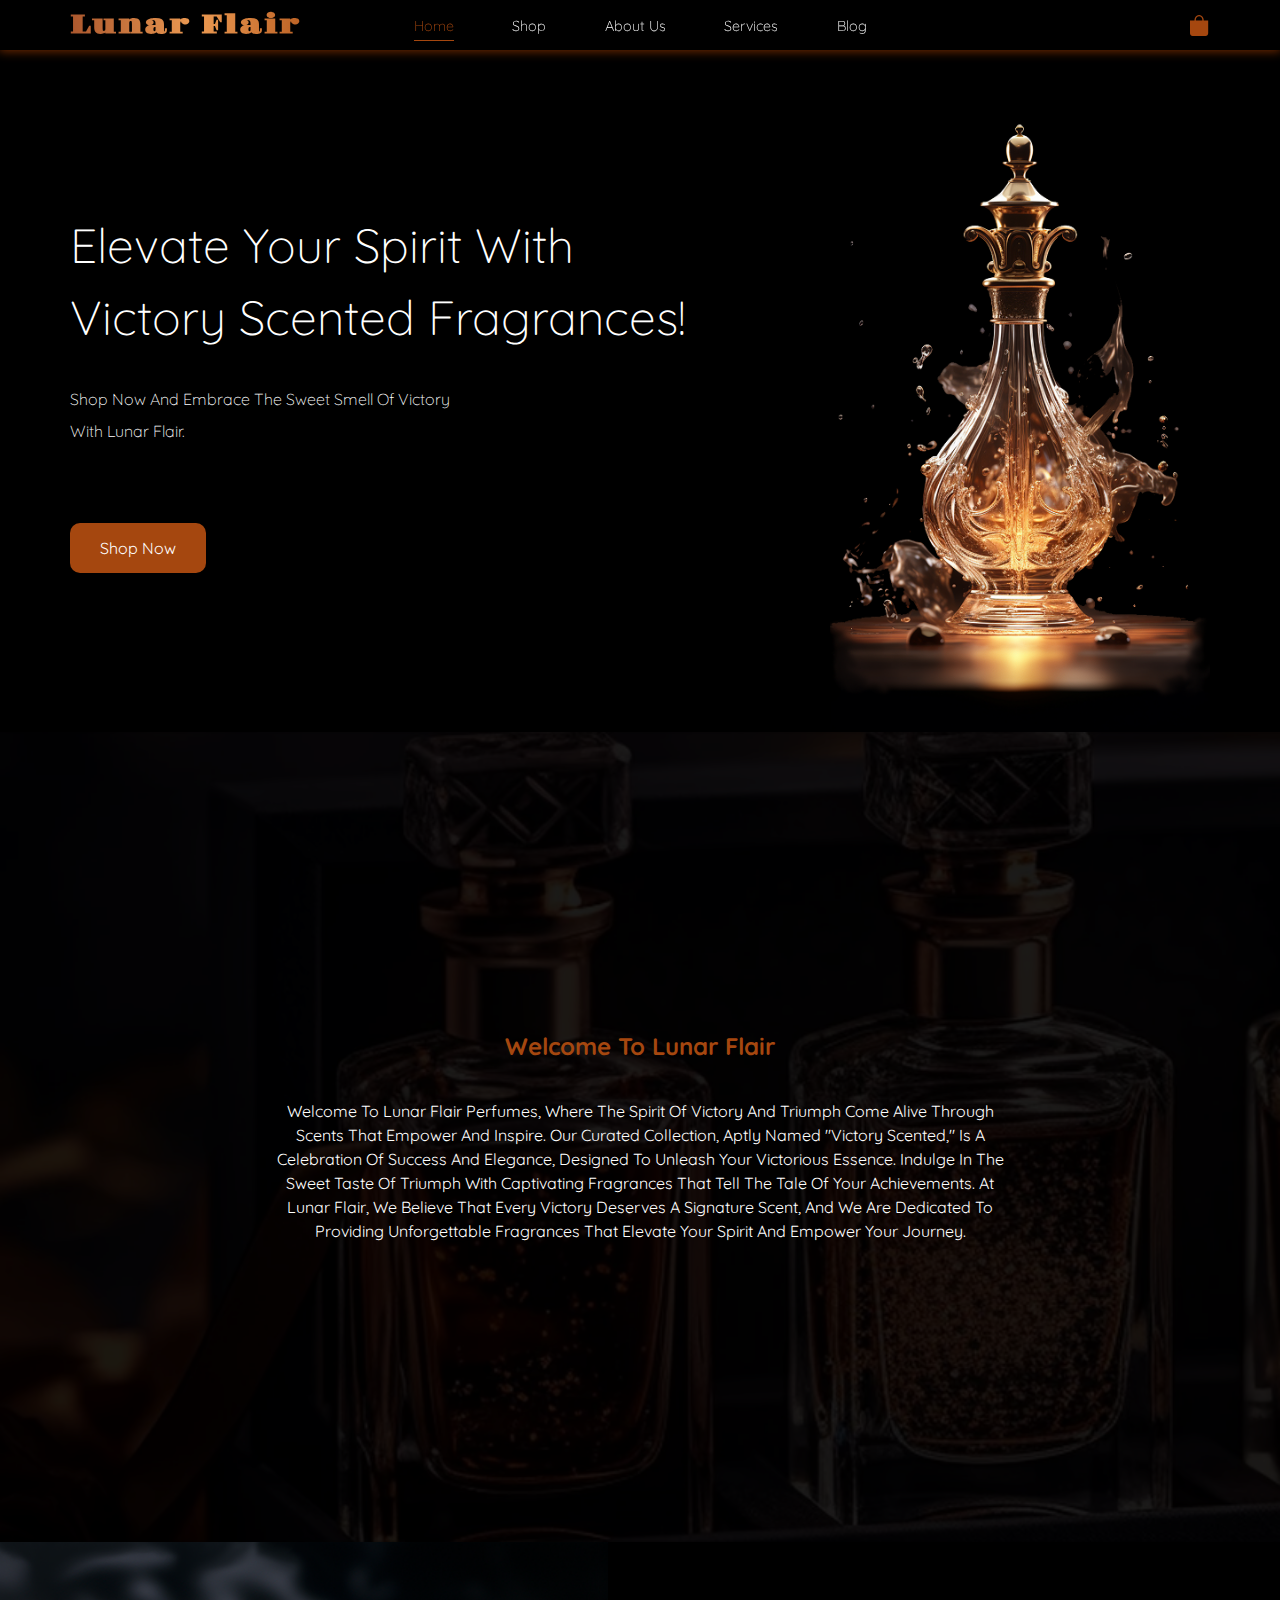
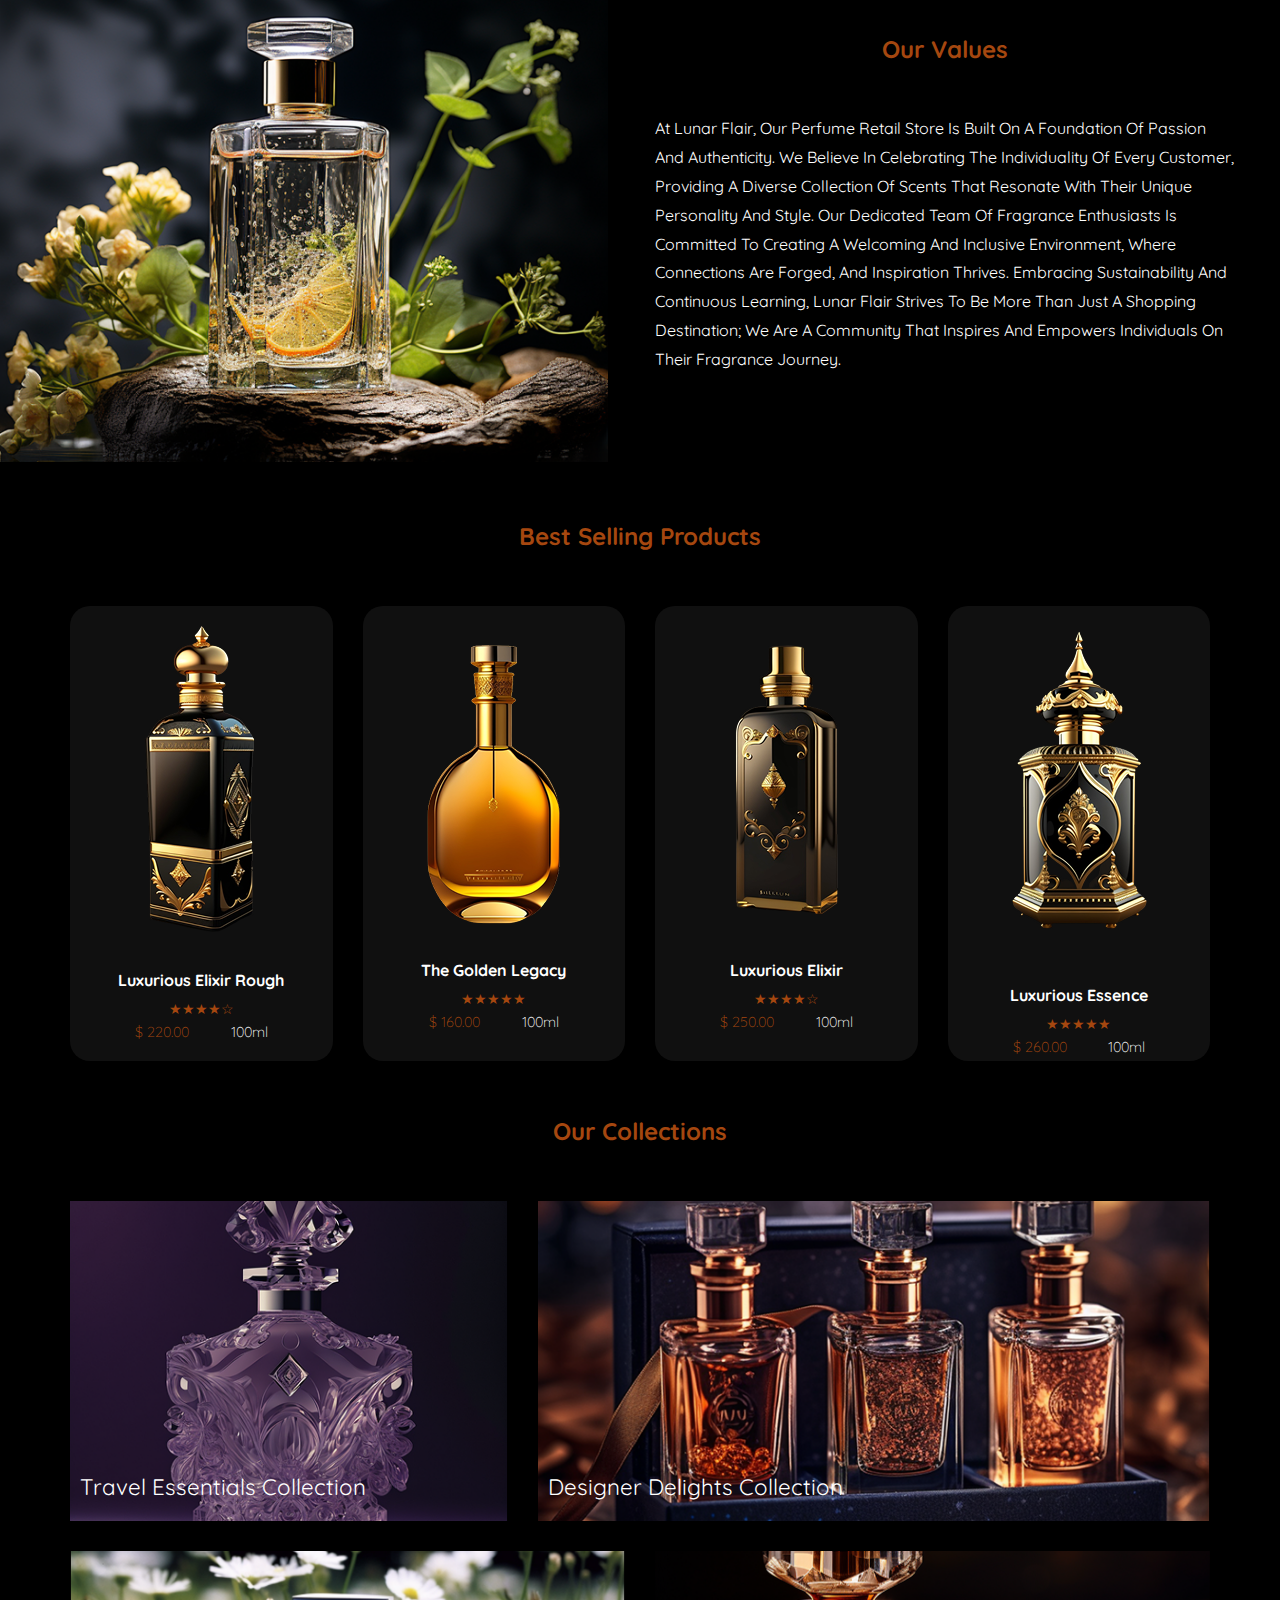
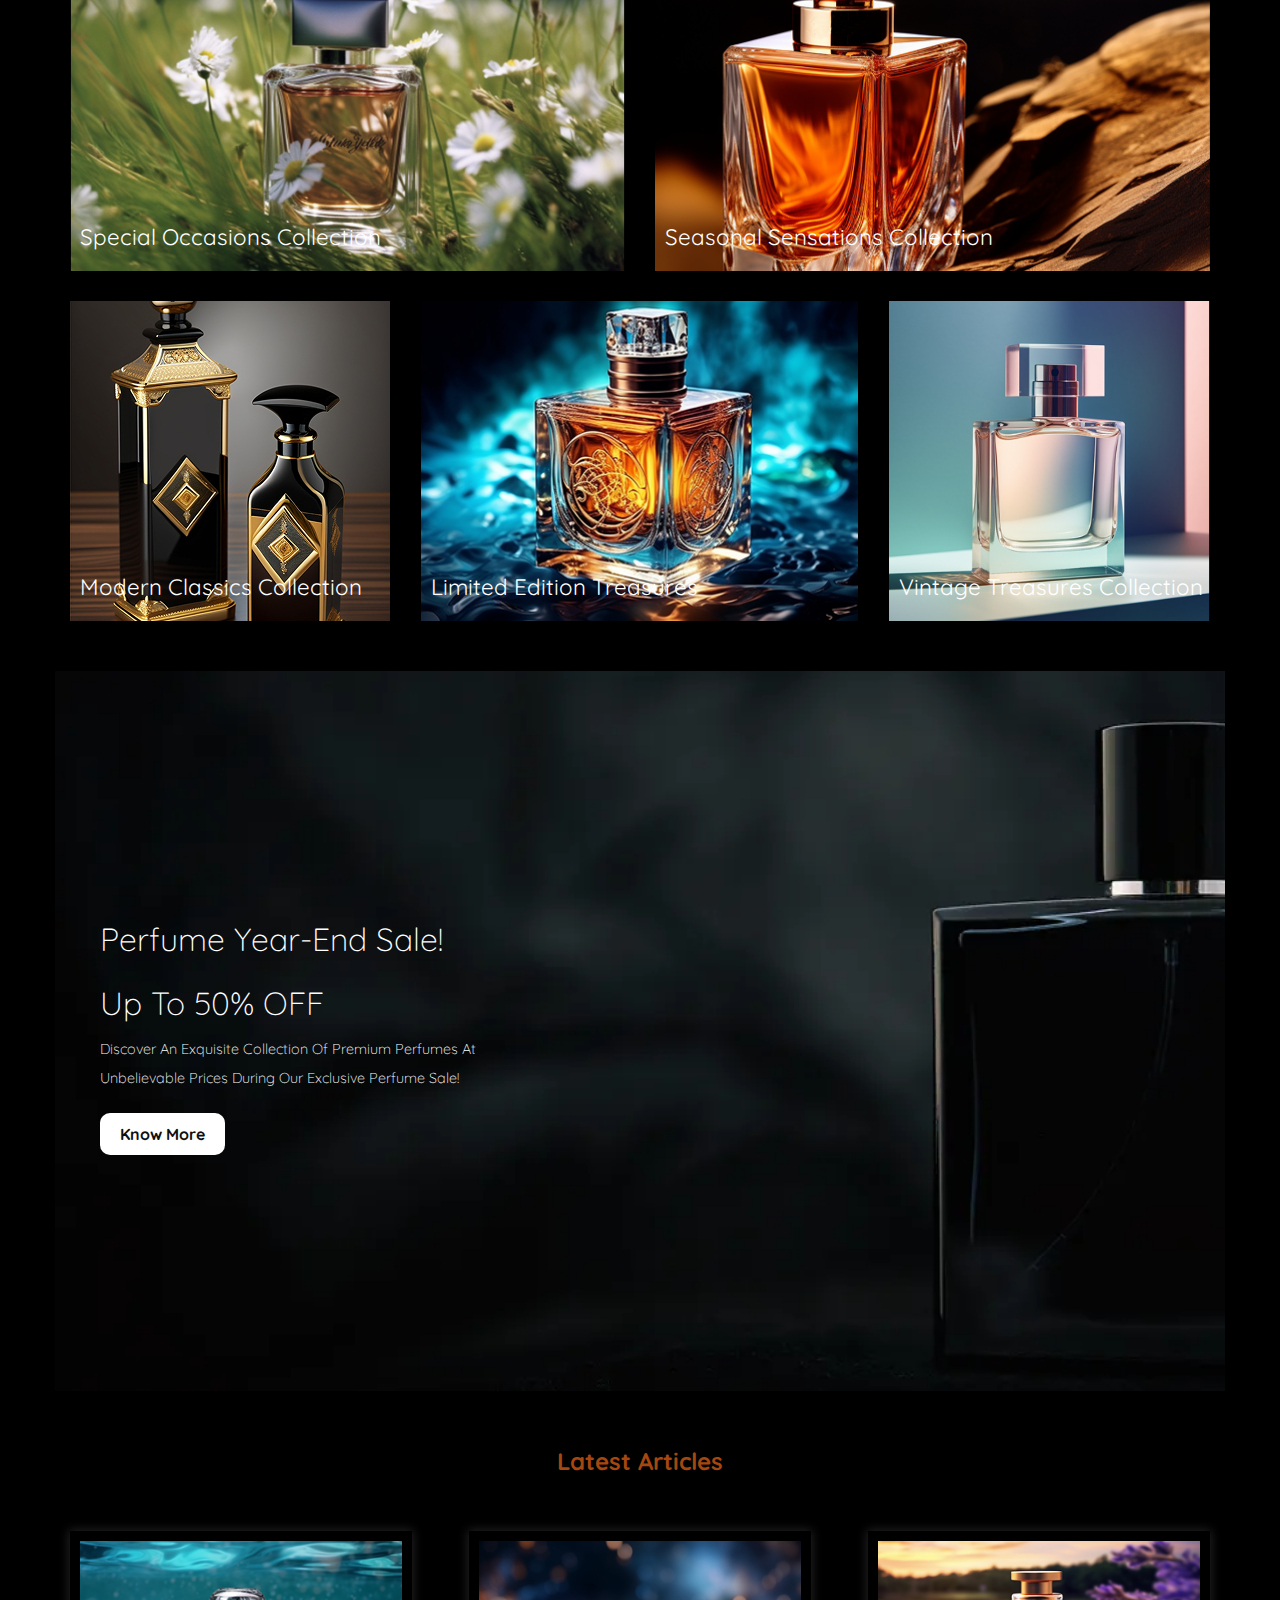
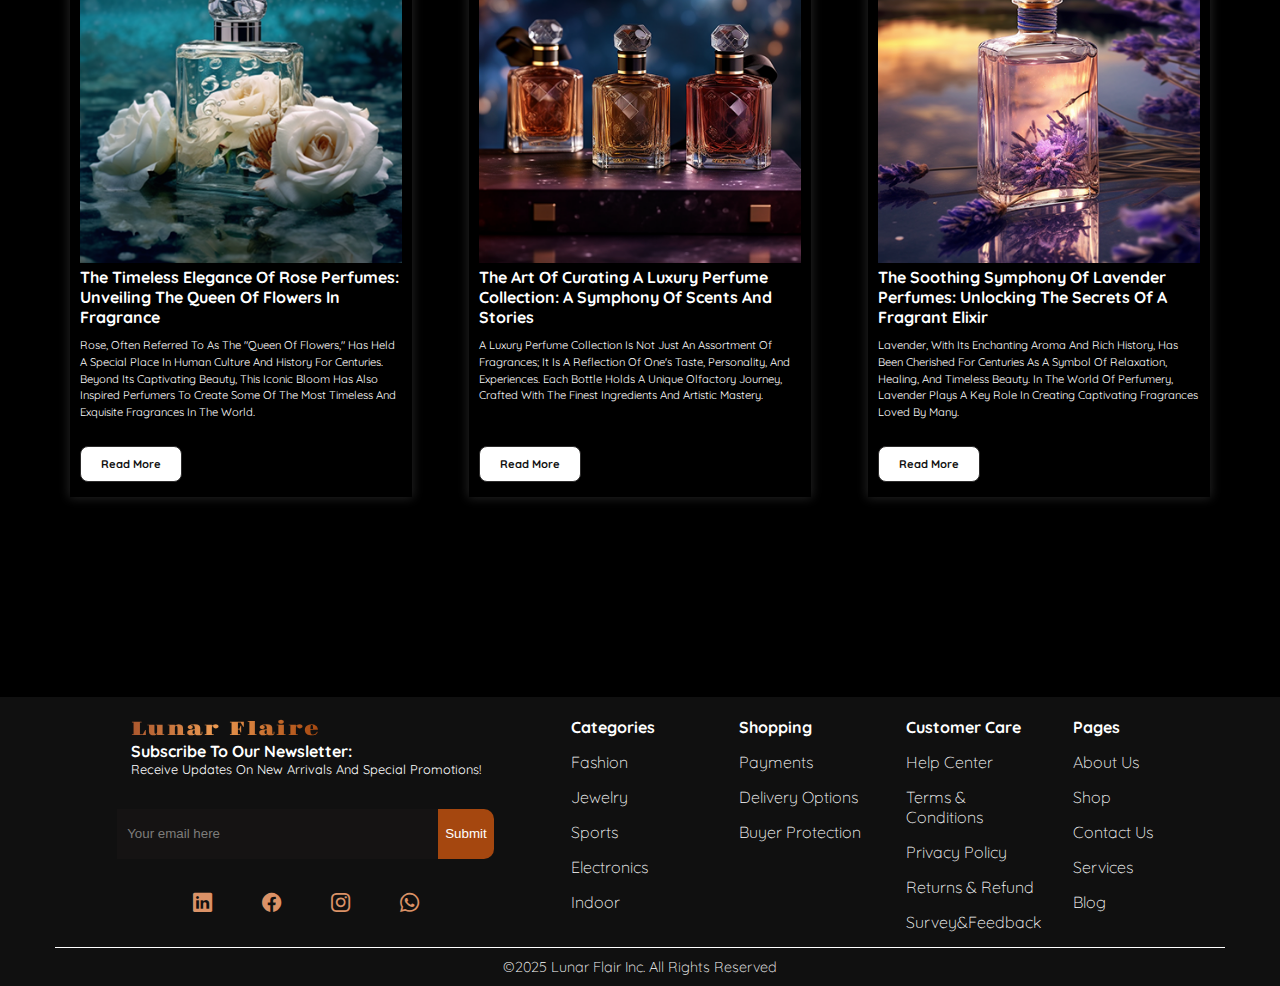
<file: index.html>
<!DOCTYPE html>
<html lang="en">

<head>
  <meta charset="UTF-8" />
  <meta name="viewport" content="width=device-width, initial-scale=1.0" />
  <title>Lunar Flair</title>
  <link rel="stylesheet" href="css/style-hom.css" />
  <link rel="preconnect" href="https://fonts.googleapis.com" />
  <link rel="preconnect" href="https://fonts.gstatic.com" crossorigin />
  <link
    href="https://fonts.googleapis.com/css2?family=Gravitas+One&family=Libertinus+Serif:ital,wght@0,400;0,600;0,700;1,400;1,600;1,700&family=Quicksand:wght@300..700&family=Tenor+Sans&display=swap"
    rel="stylesheet" />
  <link rel="stylesheet" href="https://cdn.jsdelivr.net/npm/bootstrap-icons@1.13.1/font/bootstrap-icons.min.css" />
</head>

<body>
  <nav>
    <div class="cn">
      <h1>Lunar Flair</h1>
      <ul>
        <li><a href="index.html" id="home">Home </a></li>
        <li><a href="shop.html">Shop</a></li>
        <li><a href="About .html">About us </a></li>
        <li><a href="Services.html">Services</a></li>
        <li><a href="blog.html">Blog</a></li>
      </ul>
      <a href="#"><i class="bi bi-bag-fill"></i></a>

    </div>
  </nav>
  <header>
    <div class="cn">
      <div class="text">
        <h2>
          Elevate Your Spirit with <br />
          Victory Scented Fragrances!
        </h2>
        <p>
          Shop now and embrace the sweet smell of victory <br />
          with Lunar Flair.
        </p>
        <a href="#">Shop Now</a>
      </div>
      <figure>
        <img src="imgs/h1.png" alt="" />
      </figure>
    </div>
  </header>
  <section class="section1">
    <div class="cv">
      <div class="cn">
        <div class="text">
          <h2>Welcome to Lunar Flair</h2>
          <p>
            Welcome to Lunar Flair Perfumes, where the spirit of victory and
            triumph come alive through scents that empower and inspire. Our
            curated collection, aptly named "Victory Scented," is a
            celebration of success and elegance, designed to unleash your
            victorious essence. Indulge in the sweet taste of triumph with
            captivating fragrances that tell the tale of your achievements. At
            Lunar Flair, we believe that every victory deserves a signature
            scent, and we are dedicated to providing unforgettable fragrances
            that elevate your spirit and empower your journey.
          </p>
        </div>
      </div>
    </div>
  </section>
  <section class="section2">
    <figure>
      <img src="imgs/a2.png" alt="" />
    </figure>

    <div class="text">
      <h2>Our Values</h2>
      <p>
        At Lunar Flair, our perfume retail store is built on a foundation of
        passion and authenticity. We believe in celebrating the individuality
        of every customer, providing a diverse collection of scents that
        resonate with their unique personality and style. Our dedicated team
        of fragrance enthusiasts is committed to creating a welcoming and
        inclusive environment, where connections are forged, and inspiration
        thrives. Embracing sustainability and continuous learning, Lunar Flair
        strives to be more than just a shopping destination; we are a
        community that inspires and empowers individuals on their fragrance
        journey.
      </p>
    </div>
  </section>
  <section class="section3">
    <h2>Best selling products</h2>
    <div class="cn">
      <div class="crt">
        <a href="">
          <figure>
            <img src="imgs/b4.png" alt="" />

          </figure>
          <h3>Luxurious Elixir Rough</h3>
          <p>★★★★☆</p>
          <p>$ 220.00 <span>100ml</span></p>
        </a>
      </div>
      <div class="crt">
        <a href="">
          <figure>

            <img src="imgs/b3.png" alt="" />
          </figure>
          <h3>The Golden Legacy</h3>
          <p>★★★★★</p>
          <p>$ 160.00 <span>100ml</span></p>
        </a>
      </div>
      <div class="crt">
        <a href="">
          <figure>

            <img src="imgs/b2.png" alt="" />
          </figure>
          <h3>Luxurious Elixir</h3>
          <p>★★★★☆</p>
          <p>$ 250.00 <span>100ml</span></p>
        </a>
      </div>
      <div class="crt">
        <a href="">
          <figure>

            <img src="imgs/b1.png" alt="" />
          </figure>
          <h3>Luxurious Essence</h3>
          <p>★★★★★</p>
          <p>$ 260.00 <span>100ml</span></p>
        </a>
      </div>
    </div>
  </section>
  <section class="section4">
    <h2>Our Collections</h2>
    <div class="cn">
      <figure>
        <img src="imgs/c1.png" alt="" />
        <figcaption>Designer Delights Collection</figcaption>
      </figure>
      <figure>
        <img src="imgs/c2.png" alt="" />
        <figcaption>Travel Essentials Collection</figcaption>
      </figure>
      <figure >
        <img src="imgs/c3.png" alt="" />
        <figcaption>Special Occasions Collection</figcaption>
      </figure>
      <figure>
        <img src="imgs/c4.png" alt="" />
        <figcaption>Seasonal Sensations Collection</figcaption>
      </figure>
      <figure>
        <img src="imgs/c5.png" alt="" />
        <figcaption>Vintage Treasures Collection</figcaption>
      </figure>
      <figure >
        <img src="imgs/c6.png" alt="" />
        <figcaption>Limited Edition Treasures</figcaption>
      </figure>
      <figure>
        <img src="imgs/c7.png" alt="" />
        <figcaption>Modern Classics Collection</figcaption>
      </figure>
    </div>
  </section>
  <section class="section5">
    <div class="cn">
      <!-- <img src="imgs/h2.png" alt="" /> -->
      <div class="text">
        <h2>
          Perfume Year-End Sale! <br />
          Up to 50% OFF
        </h2>
        <p>
          Discover an exquisite collection of premium perfumes at <br />
          unbelievable prices during our exclusive Perfume Sale!
        </p>
        <a href="#">Know More</a>
      </div>
    </div>
  </section>
  <section class="section6">
    <h2>Latest Articles</h2>
    <div class="cn">
      <div class="crt">
        <figure>
          <img src="imgs/d1.png" alt="" />
        </figure>
        <div class="text">
          <h3>
            The Timeless Elegance of Rose Perfumes: Unveiling the Queen of
            Flowers in Fragrance
          </h3>
          <p>
            Rose, often referred to as the "Queen of Flowers," has held a
            special place in human culture and history for centuries. Beyond its
            captivating beauty, this iconic bloom has also inspired perfumers to
            create some of the most timeless and exquisite fragrances in the
            world.
          </p>
        <a href="#">Read More</a>
        </div>
      </div>
      <div class="crt">
        <figure>
          <img src="imgs/d2.png" alt="" />
        </figure>
        <div class="text">
          <h3>
            The Art of Curating a Luxury Perfume Collection: A Symphony of
            Scents and Stories
          </h3>
          <p>
            A luxury perfume collection is not just an assortment of fragrances;
            it is a reflection of one's taste, personality, and experiences.
            Each bottle holds a unique olfactory journey, crafted with the
            finest ingredients and artistic mastery.
          </p>
          <a href="#">Read More</a>
        </div>
      </div>
      <div class="crt">
        <figure>
          <img src="imgs/d3.png" alt="" />
        </figure>
        <div class="text">
          <h3>
            The Soothing Symphony of Lavender Perfumes: Unlocking the Secrets of
            a Fragrant Elixir
          </h3>
          <p>
            Lavender, with its enchanting aroma and rich history, has been
            cherished for centuries as a symbol of relaxation, healing, and
            timeless beauty. In the world of perfumery, lavender plays a key
            role in creating captivating fragrances loved by many.
          </p>
          <a href="#">Read More</a>
        </div>
      </div>
    </div>
  </section>
  <footer>
    <div class="cn">
      <div class="type">
        <div class="text">
          <h2>Lunar Flaire</h2>
          <h2>Subscribe to Our Newsletter:</h2>
          <p>Receive Updates on New Arrivals and Special Promotions!</p>
        </div>
        <form action="" method="post">
          <input type="email" placeholder="Your email here">
          <button type="submit">Submit</button>
        </form>
        <div class="link">
          <a href="#"><i class="bi bi-linkedin"></i></a>
          <a href="#"><i class="bi bi-facebook"></i></a>
          <a href="#"><i class="bi bi-instagram"></i></a>
          <a href="#"><i class="bi bi-whatsapp"></i></a>
        </div>
      </div>
      
        <ul>
          <li><a href="#">Categories</a></li>
          <li><a href="#">Fashion</a></li>
          <li><a href="#">Jewelry</a></li>
          <li><a href="#">Sports</a></li>
          <li><a href="#">Electronics</a></li>
          <li><a href="#">Indoor</a></li>
        </ul>
      
      
        <ul>
          <li><a href="#">Shopping</a></li>
          <li><a href="#">Payments</a></li>
          <li><a href="#">Delivery options</a></li>
          <li><a href="#">Buyer protection</a></li>
        </ul>
      
        <ul>
          <li><a href="#">Customer care</a></li>
          <li><a href="#">Help center</a></li>
          <li><a href="#">Terms & Conditions</a></li>
          <li><a href="#">Privacy policy</a></li>
          <li><a href="#">Returns & refund</a></li>
          <li><a href="#">Survey&feedback</a></li>
        </ul>
      
        <ul>
          <li><a href="#">Pages</a></li>
          <li><a href="#">About Us</a></li>
          <li><a href="#">Shop</a></li>
          <li><a href="#">Contact Us</a></li>
          <li><a href="#">Services</a></li>
          <li><a href="#">Blog</a></li>
        </ul>
      
    </div>
    <div class="hr">
      <h2> &copy;2025 Lunar Flair Inc. All rights reserved</h2>
    </div>
  </footer>
</body>

</html>
</file>
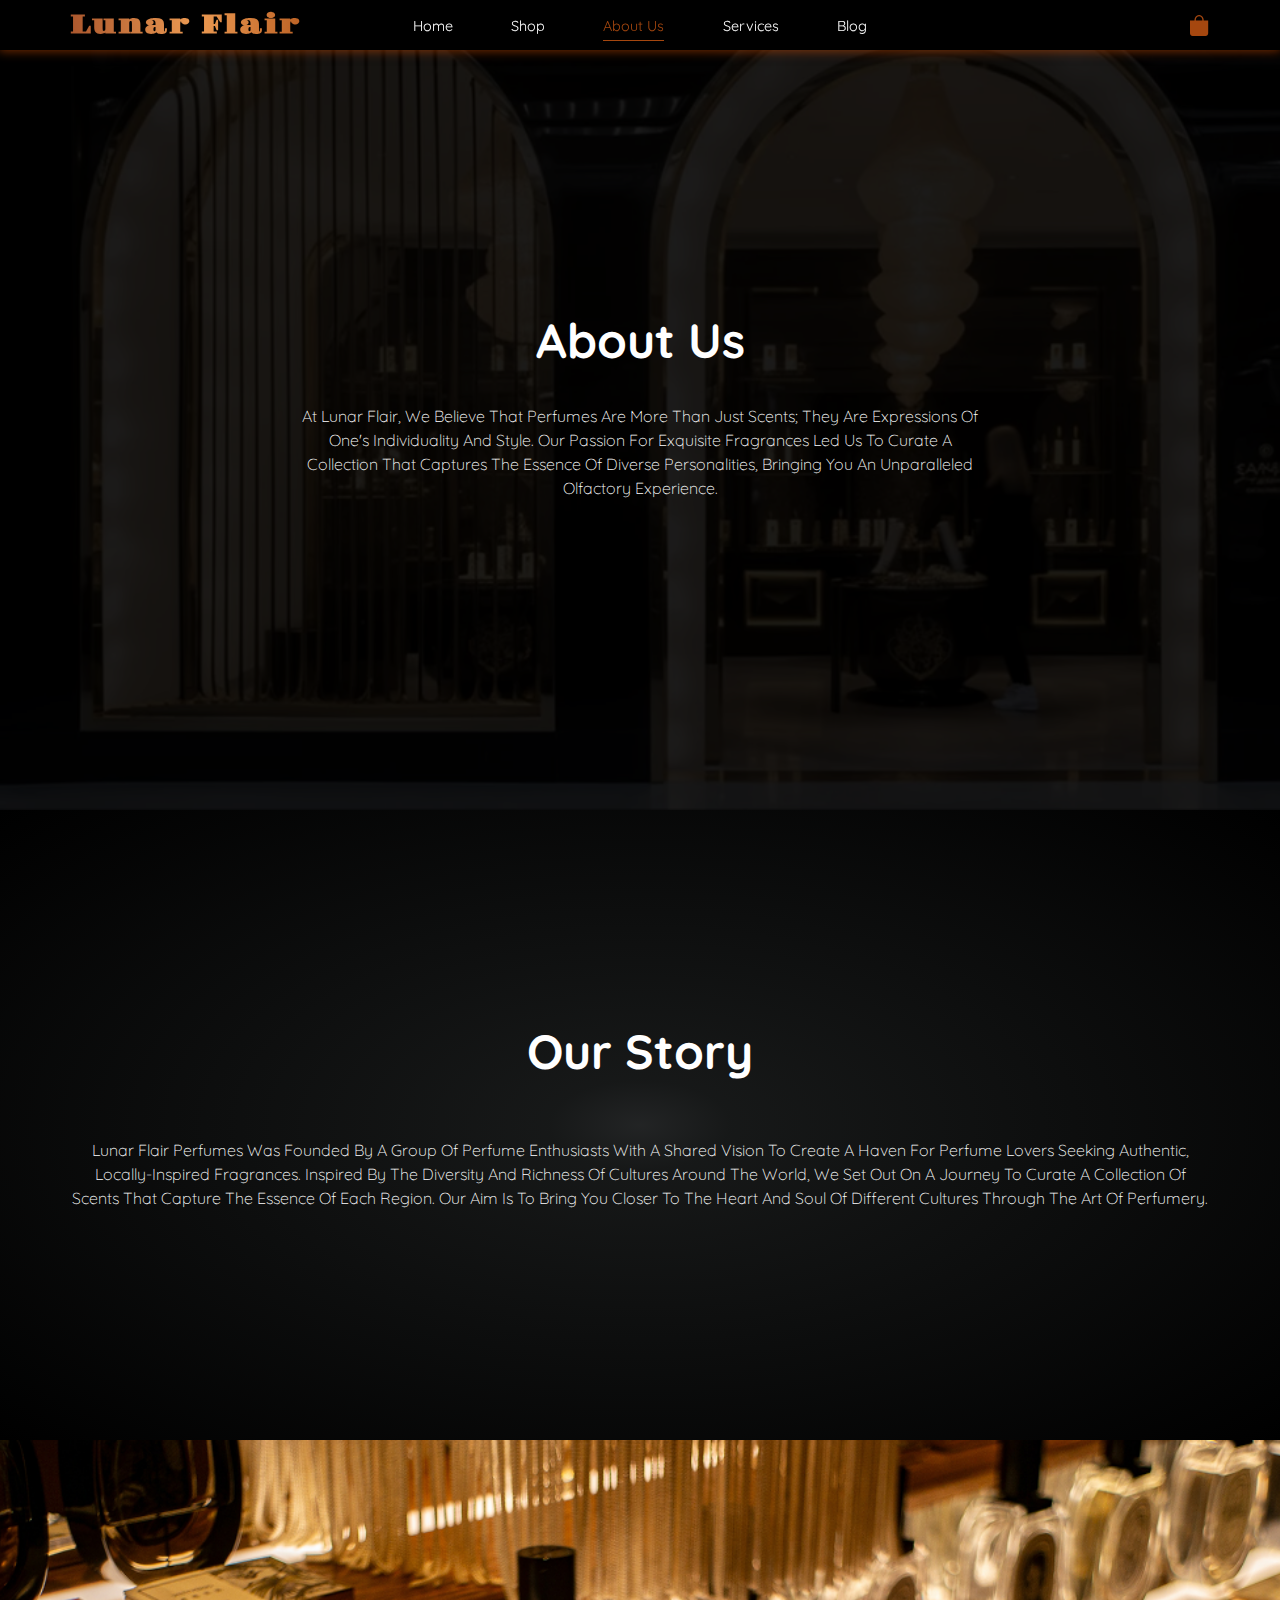
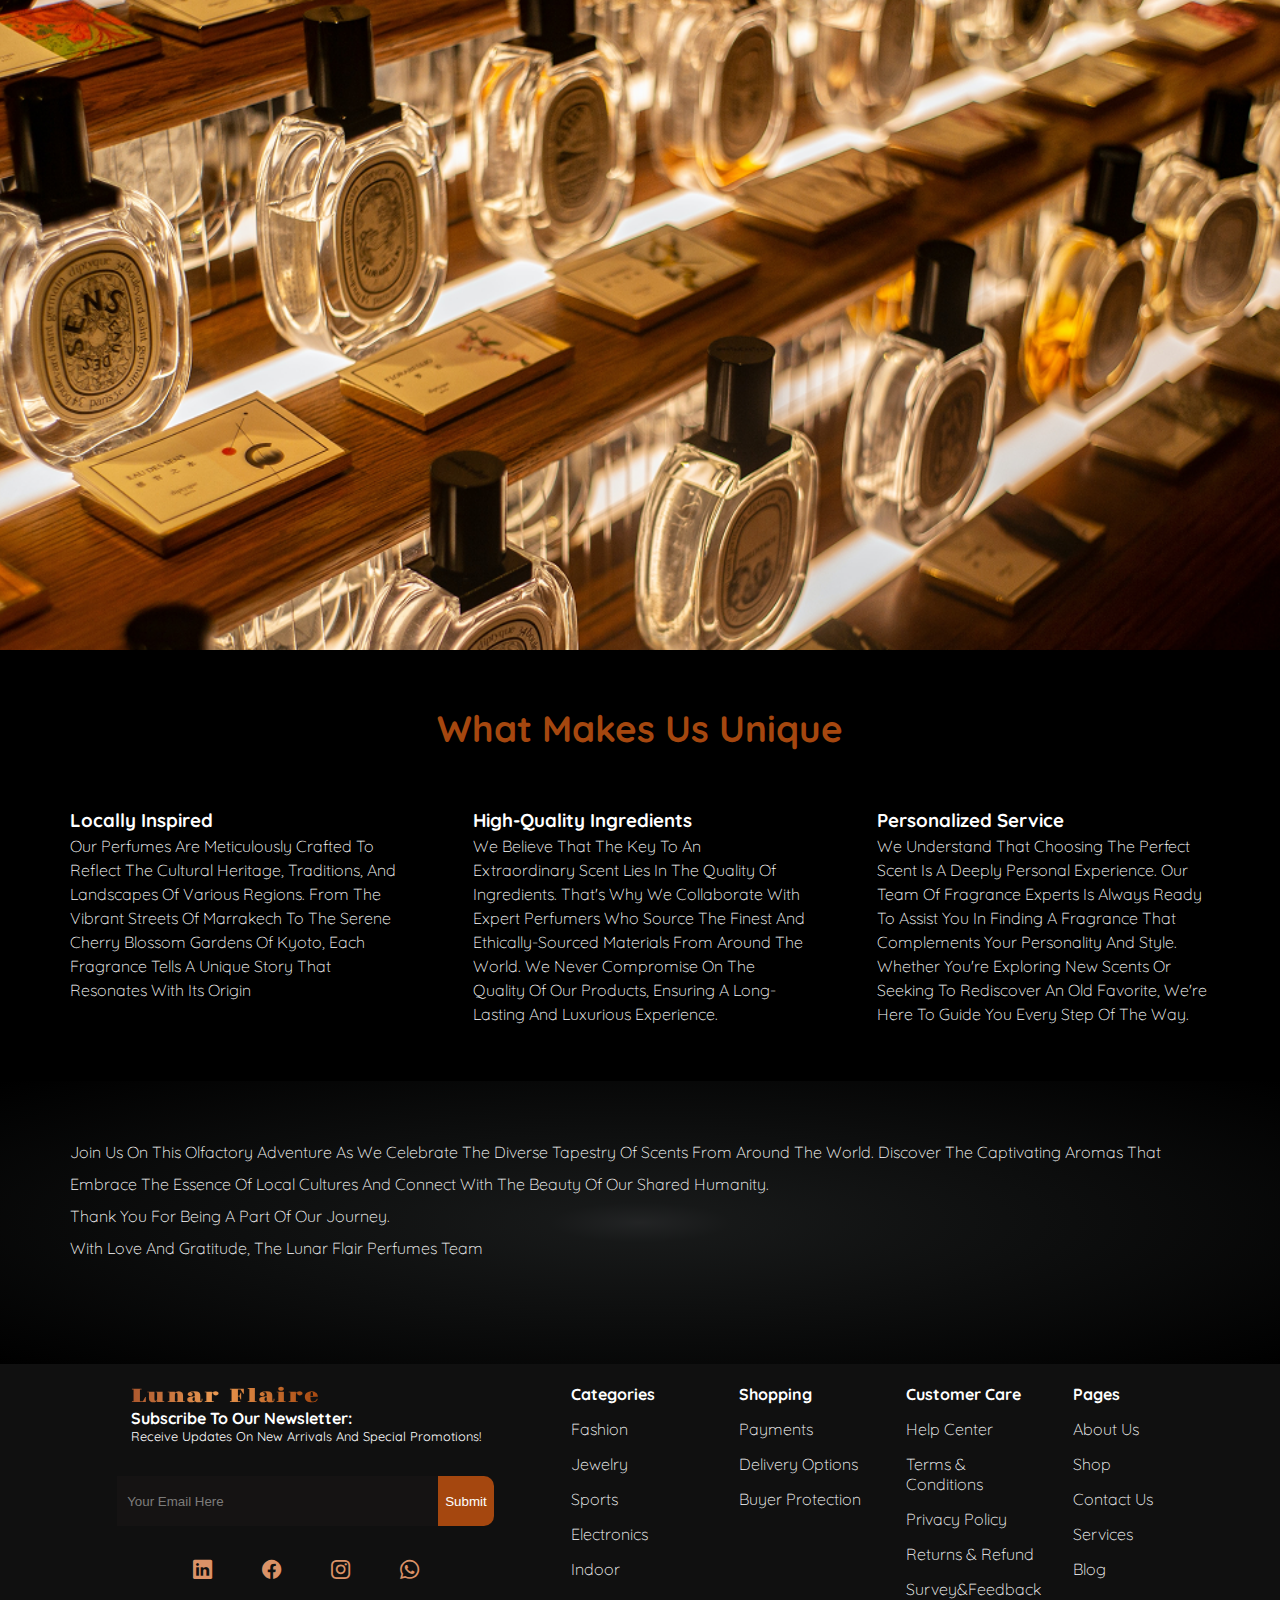
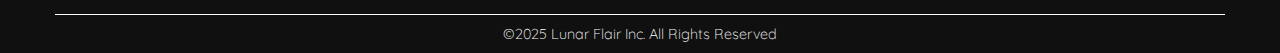
<file: About .html>
<!DOCTYPE html>
<html lang="en">

<head>
  <meta charset="UTF-8" />
  <meta name="viewport" content="width=device-width, initial-scale=1.0" />
  <title>Lunar Flair</title>
  <link rel="stylesheet" href="css/style-About.css" />
  <link rel="preconnect" href="https://fonts.googleapis.com" />
  <link rel="preconnect" href="https://fonts.gstatic.com" crossorigin />
  <link
    href="https://fonts.googleapis.com/css2?family=Gravitas+One&family=Libertinus+Serif:ital,wght@0,400;0,600;0,700;1,400;1,600;1,700&family=Quicksand:wght@300..700&family=Tenor+Sans&display=swap"
    rel="stylesheet" />
  <link rel="stylesheet" href="https://cdn.jsdelivr.net/npm/bootstrap-icons@1.13.1/font/bootstrap-icons.min.css" />
</head>

<body>
  <nav>
    <div class="cn">
      <h1>Lunar Flair</h1>
      <ul>
        <li><a href="/imdex.html" id="home">Home </a></li>
        <li><a href="/shop.html" id="shop">Shop</a></li>
        <li><a href="/About .html" id="About">About us </a></li>
        <li><a href="/Services.html">Services</a></li>
        <li><a href="/blog.html">Blog</a></li>
      </ul>
      <a href="#"><i class="bi bi-bag-fill"></i></a>

    </div>
  </nav>
  <section class="section1">
    <div class="cv">
      <div class="cn">
        <div class="text">
          <h2>About Us</h2>
          <p>
            At Lunar Flair, we believe that perfumes are more than just scents;
            they are expressions of one's individuality and style. Our passion
            for exquisite fragrances led us to curate a collection that
            captures the essence of diverse personalities, bringing you an
            unparalleled olfactory experience.
          </p>
        </div>
      </div>
    </div>
  </section>
  <section class="section2">
    <div class="cn">
      <div class="text">
        <h2>Our Story</h2>
        <p>
          Lunar Flair Perfumes was founded by a group of perfume enthusiasts
          with a shared vision to create a haven for perfume lovers seeking
          authentic, locally-inspired fragrances. Inspired by the diversity
          and richness of cultures around the world, we set out on a journey
          to curate a collection of scents that capture the essence of each
          region. Our aim is to bring you closer to the heart and soul of
          different cultures through the art of perfumery.
        </p>
      </div>
    </div>
    </div>
  </section>
  <section class="section3">
    <img src="imgs/ap2.png" alt="" />
  </section>
  <section class="section4">
    <h2>What Makes Us Unique</h2>
    <div class="cn">
      <div>
        <h3>Locally Inspired</h3>
        <p>
          Our perfumes are meticulously crafted to reflect the cultural
          heritage, traditions, and landscapes of various regions. From the
          vibrant streets of Marrakech to the serene cherry blossom gardens of
          Kyoto, each fragrance tells a unique story that resonates with its
          origin
        </p>
      </div>
      <div>
        <h3>High-Quality Ingredients</h3>
        <p>
          We believe that the key to an extraordinary scent lies in the
          quality of ingredients. That's why we collaborate with expert
          perfumers who source the finest and ethically-sourced materials from
          around the world. We never compromise on the quality of our
          products, ensuring a long-lasting and luxurious experience.
        </p>
      </div>
      <div>
        <h3>Personalized Service</h3>
        <p>
          We understand that choosing the perfect scent is a deeply personal
          experience. Our team of fragrance experts is always ready to assist
          you in finding a fragrance that complements your personality and
          style. Whether you're exploring new scents or seeking to rediscover
          an old favorite, we're here to guide you every step of the way.
        </p>
      </div>

  </section>
  <section class="section5">

    <div class="cn">
      <p>
        Join us on this olfactory adventure as we celebrate the diverse
        tapestry of scents from around the world. Discover the captivating
        aromas that embrace the essence of local cultures and connect with the
        beauty of our shared humanity.
      </p>
      <p>Thank you for being a part of our journey.</p>
      <p>With love and gratitude, The Lunar Flair Perfumes Team</p>
    </div>
  </section>
  <footer>
    <div class="cn">
      <div class="type">
        <div class="text">
          <h2>Lunar Flaire</h2>
          <h2>Subscribe to Our Newsletter:</h2>
          <p>Receive Updates on New Arrivals and Special Promotions!</p>
        </div>
        <form action="" method="post">
          <input type="email" placeholder="Your email here">
          <button type="submit">Submit</button>
        </form>
        <div class="link">
          <a href="#"><i class="bi bi-linkedin"></i></a>
          <a href="#"><i class="bi bi-facebook"></i></a>
          <a href="#"><i class="bi bi-instagram"></i></a>
          <a href="#"><i class="bi bi-whatsapp"></i></a>
        </div>
      </div>
      <ul>
        <li><a href="#">Categories</a></li>
        <li><a href="#">Fashion</a></li>
        <li><a href="#">Jewelry</a></li>
        <li><a href="#">Sports</a></li>
        <li><a href="#">Electronics</a></li>
        <li><a href="#">Indoor</a></li>
      </ul>
      <ul>
        <li><a href="#">Shopping</a></li>
        <li><a href="#">Payments</a></li>
        <li><a href="#">Delivery options</a></li>
        <li><a href="#">Buyer protection</a></li>
      </ul>
      <ul>
        <li><a href="#">Customer care</a></li>
        <li><a href="#">Help center</a></li>
        <li><a href="#">Terms & Conditions</a></li>
        <li><a href="#">Privacy policy</a></li>
        <li><a href="#">Returns & refund</a></li>
        <li><a href="#">Survey&feedback</a></li>
      </ul>
      <ul>
        <li><a href="#">Pages</a></li>
        <li><a href="#">About Us</a></li>
        <li><a href="#">Shop</a></li>
        <li><a href="#">Contact Us</a></li>
        <li><a href="#">Services</a></li>
        <li><a href="#">Blog</a></li>
      </ul>
    </div>
    <div class="hr">
      <h2> &copy;2025 Lunar Flair Inc. All rights reserved</h2>
    </div>
  </footer>
</body>

</html>
</file>
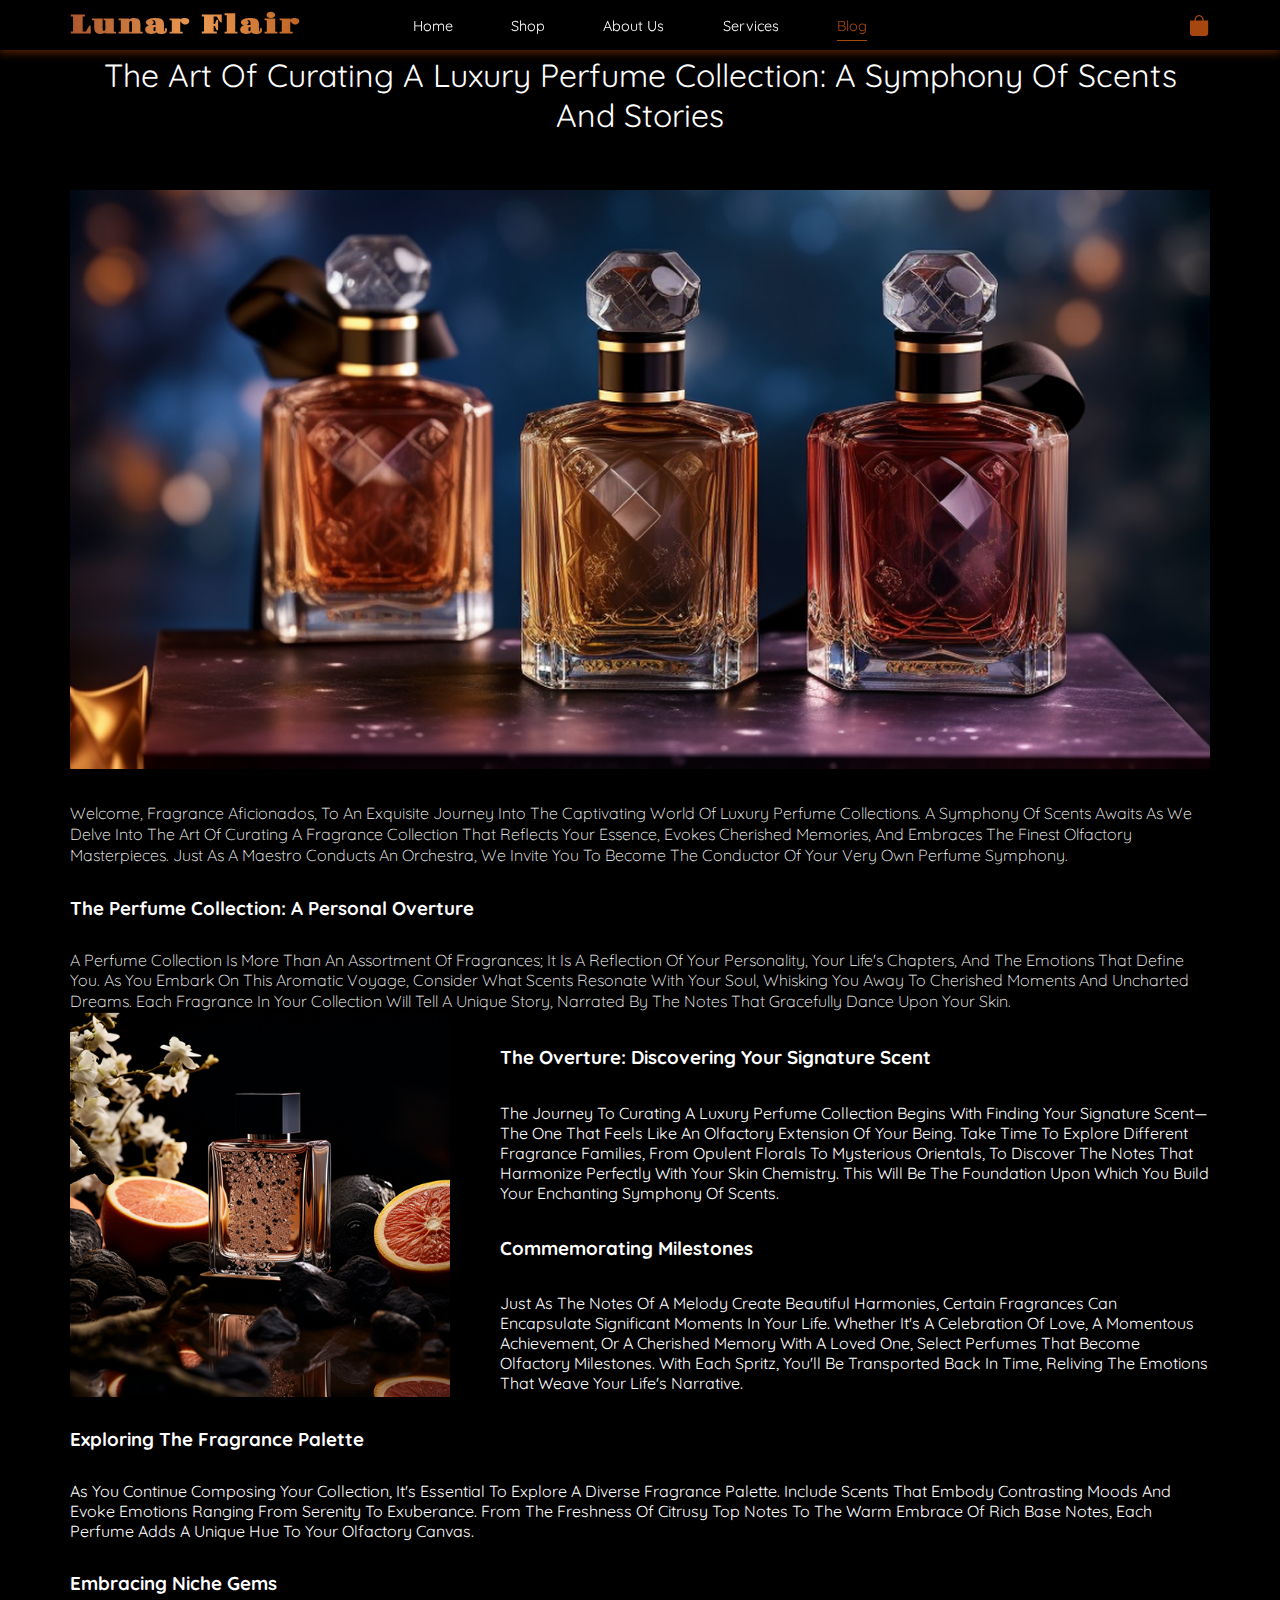
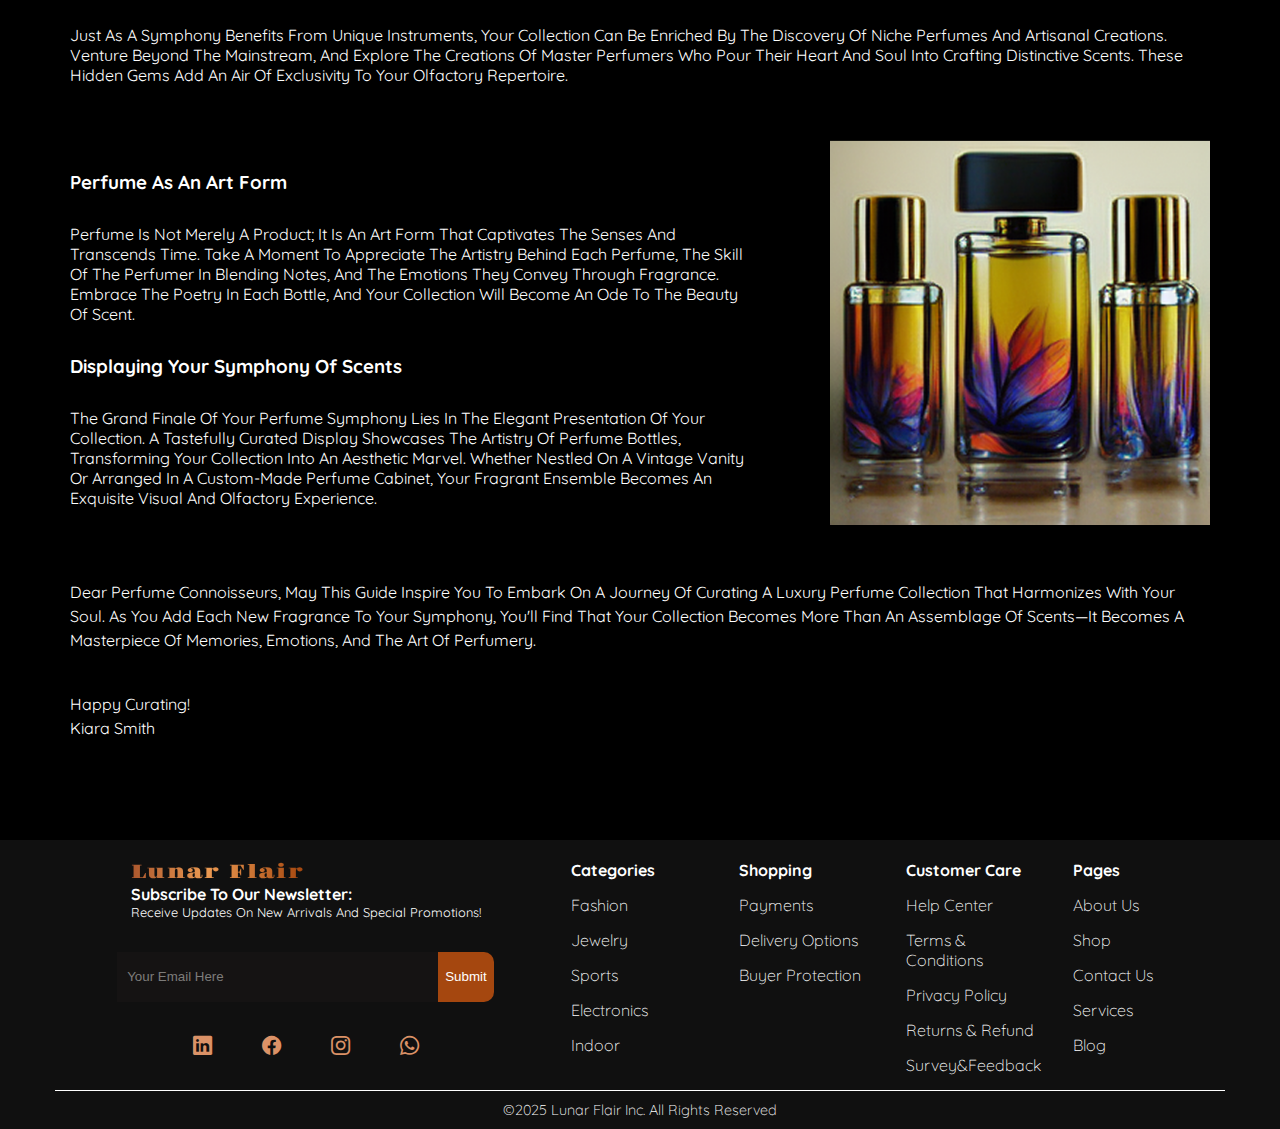
<file: blog.html>
<!DOCTYPE html>
<html lang="en">
  <head>
    <meta charset="UTF-8" />
    <meta name="viewport" content="width=device-width, initial-scale=1.0" />
    <title>Lunar Flair</title>
    <link rel="stylesheet" href="css/style-blog.css" />
    <link rel="preconnect" href="https://fonts.googleapis.com" />
    <link rel="preconnect" href="https://fonts.gstatic.com" crossorigin />
    <link
      href="https://fonts.googleapis.com/css2?family=Gravitas+One&family=Libertinus+Serif:ital,wght@0,400;0,600;0,700;1,400;1,600;1,700&family=Quicksand:wght@300..700&family=Tenor+Sans&display=swap"
      rel="stylesheet"
    />
    <link
      rel="stylesheet"
      href="https://cdn.jsdelivr.net/npm/bootstrap-icons@1.13.1/font/bootstrap-icons.min.css"
    />
  </head>
  <body>
  <nav>
    <div class="cn">
      <h1>Lunar Flair</h1>
      <ul>
        <li><a href="/index.html" id="home">Home </a></li>
        <li><a href="/shop.html">Shop</a></li>
        <li><a href="/About .html">About us </a></li>
        <li><a href="/Services.html">Services</a></li>
        <li><a href="/blog.html">Blog</a></li>
      </ul>
      <a href="#"><i class="bi bi-bag-fill"></i></a>
    </div>
  </nav>
    <section class="section1">
      <div class="cn">
        <h1>
          The Art of Curating a Luxury Perfume Collection: A Symphony of Scents
          and Stories
        </h1>
        <img src="imgs/blg.png" alt="" />
        <p>
          Welcome, fragrance aficionados, to an exquisite journey into the
          captivating world of luxury perfume collections. A symphony of scents
          awaits as we delve into the art of curating a fragrance collection
          that reflects your essence, evokes cherished memories, and embraces
          the finest olfactory masterpieces. Just as a maestro conducts an
          orchestra, we invite you to become the conductor of your very own
          perfume symphony.
        </p>
        <h3>The Perfume Collection: A Personal Overture</h3>
        <p>
          A perfume collection is more than an assortment of fragrances; it is a
          reflection of your personality, your life's chapters, and the emotions
          that define you. As you embark on this aromatic voyage, consider what
          scents resonate with your soul, whisking you away to cherished moments
          and uncharted dreams. Each fragrance in your collection will tell a
          unique story, narrated by the notes that gracefully dance upon your
          skin.
        </p>
      </div>
    </section>
    <section class="section2">
      <div class="cn">
        <figure>
          <img src="imgs/blg2.png" alt="" />
        </figure>
        <div class="text1">
          <h3>The Overture: Discovering Your Signature Scent</h3>
          <p>
            The journey to curating a luxury perfume collection begins with
            finding your signature scent—the one that feels like an olfactory
            extension of your being. Take time to explore different fragrance
            families, from opulent florals to mysterious orientals, to discover
            the notes that harmonize perfectly with your skin chemistry. This
            will be the foundation upon which you build your enchanting symphony
            of scents.
          </p>
          <h3>Commemorating Milestones</h3>
          <p>
            Just as the notes of a melody create beautiful harmonies, certain
            fragrances can encapsulate significant moments in your life. Whether
            it's a celebration of love, a momentous achievement, or a cherished
            memory with a loved one, select perfumes that become olfactory
            milestones. With each spritz, you'll be transported back in time,
            reliving the emotions that weave your life's narrative.
          </p>
        </div>
      </div>
    </section>
    <section class="section3">
      <div class="cn">
        <h3>Exploring the Fragrance Palette</h3>
        <p>
          As you continue composing your collection, it's essential to explore a
          diverse fragrance palette. Include scents that embody contrasting
          moods and evoke emotions ranging from serenity to exuberance. From the
          freshness of citrusy top notes to the warm embrace of rich base notes,
          each perfume adds a unique hue to your olfactory canvas.
        </p>
        <h3>Embracing Niche Gems</h3>
        <p>
          Just as a symphony benefits from unique instruments, your collection
          can be enriched by the discovery of niche perfumes and artisanal
          creations. Venture beyond the mainstream, and explore the creations of
          master perfumers who pour their heart and soul into crafting
          distinctive scents. These hidden gems add an air of exclusivity to
          your olfactory repertoire.
        </p>
      </div>
    </section>
    <section class="section4">
      <div class="cn">
        <div class="text1">
          <h3>Perfume as an Art Form</h3>
          <p>
            Perfume is not merely a product; it is an art form that captivates
            the senses and transcends time. Take a moment to appreciate the
            artistry behind each perfume, the skill of the perfumer in blending
            notes, and the emotions they convey through fragrance. Embrace the
            poetry in each bottle, and your collection will become an ode to the
            beauty of scent.
          </p>
          <h3>Displaying Your Symphony of Scents</h3>
          <p>
            The grand finale of your perfume symphony lies in the elegant
            presentation of your collection. A tastefully curated display
            showcases the artistry of perfume bottles, transforming your
            collection into an aesthetic marvel. Whether nestled on a vintage
            vanity or arranged in a custom-made perfume cabinet, your fragrant
            ensemble becomes an exquisite visual and olfactory experience.
          </p>
        </div>
        <figure>
          <img src="imgs/b[g3.png" alt="" />
        </figure>
      </div>
    </section>
    <section class="section5">
      <div class="cn">
        <p>
          Dear perfume connoisseurs, may this guide inspire you to embark on a
          journey of curating a luxury perfume collection that harmonizes with
          your soul. As you add each new fragrance to your symphony, you'll find
          that your collection becomes more than an assemblage of scents—it
          becomes a masterpiece of memories, emotions, and the art of perfumery.
        </p>
        <p>Happy curating!</p>
        <p>Kiara Smith</p>
      </div>
    </section>
              <footer>
      <div class="cn">
      <div class="type">
        <div class="textf">
        <h2>Lunar Flair</h2>
        <h2>Subscribe to Our Newsletter:</h2>
        <p>Receive Updates on New Arrivals and Special Promotions!</p>
        </div>
        <form action="" method="post">
          <input type="email" placeholder="Your email here">
          <button type="submit">Submit</button>
        </form>
        <div class="i2">
          <a href="#"><i class="bi bi-linkedin"></i></a>
          <a href="#"><i class="bi bi-facebook"></i></a>
          <a href="#"><i class="bi bi-instagram"></i></a>
          <a href="#"><i class="bi bi-whatsapp"></i></a>
        </div>
      </div>
      <div class="ulf">
        <ul>
          <li><a href="#">Categories</a></li>
          <li><a href="#">Fashion</a></li>
          <li><a href="#">Jewelry</a></li>
          <li><a href="#">Sports</a></li>
          <li><a href="#">Electronics</a></li>
          <li><a href="#">Indoor</a></li>
        </ul>
      </div>
      <div class="ulf">
        <ul>
          <li><a href="#">Shopping</a></li>
          <li><a href="#">Payments</a></li>
          <li><a href="#">Delivery options</a></li>
          <li><a href="#">Buyer protection</a></li>
        </ul>
      </div>
      <div class="ulf">
        <ul>
          <li><a href="#">Customer care</a></li>
          <li><a href="#">Help center</a></li>
          <li><a href="#">Terms & Conditions</a></li>
          <li><a href="#">Privacy policy</a></li>
          <li><a href="#">Returns & refund</a></li>
          <li><a href="#">Survey&feedback</a></li>
        </ul>
      </div>
      <div class="ulf">
        <ul>
          <li><a href="#">Pages</a></li>
          <li><a href="#">About Us</a></li>
          <li><a href="#">Shop</a></li>
          <li><a href="#">Contact Us</a></li>
          <li><a href="#">Services</a></li>
          <li><a href="#">Blog</a></li>
        </ul>
      </div>  
    </div>
    <div class="hr">
      <h2> &copy;2025 Lunar Flair Inc. All rights reserved</h2>
      </div>
    </footer>

  </body>
</html>
</file>
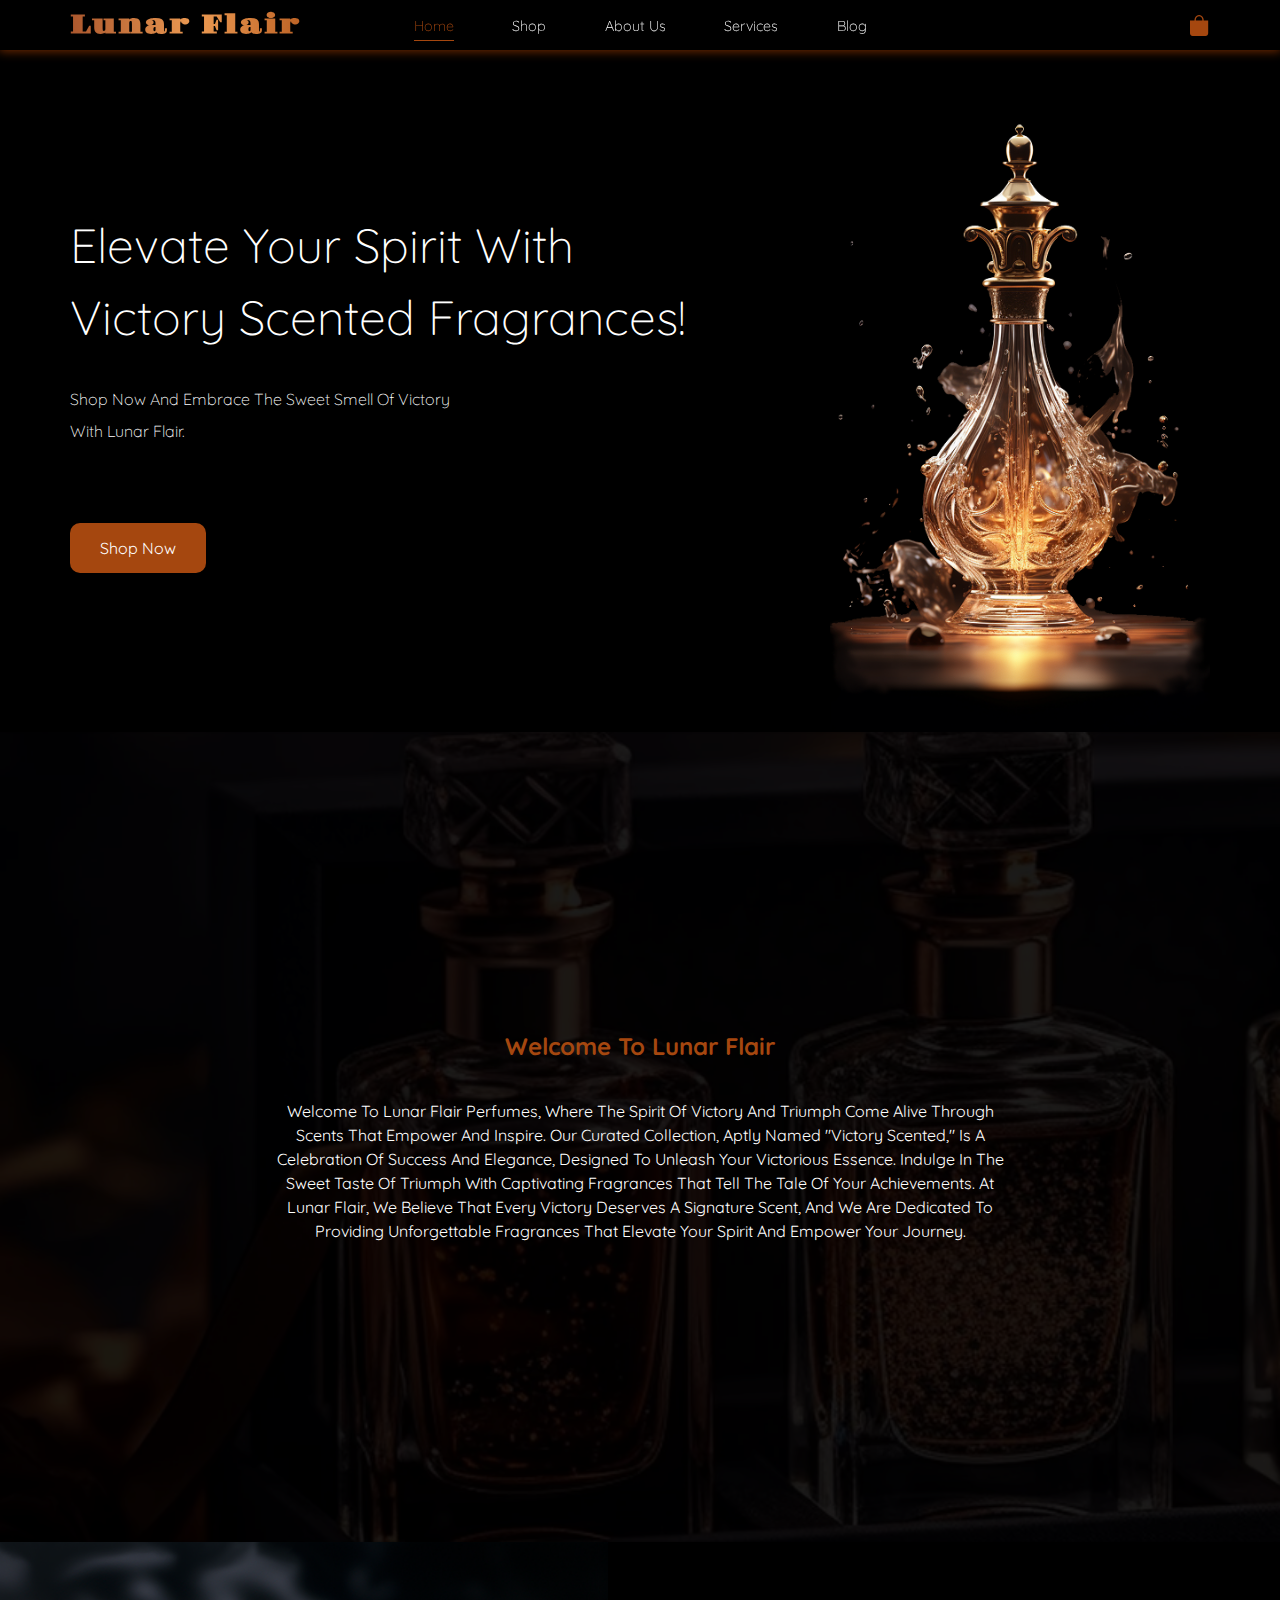
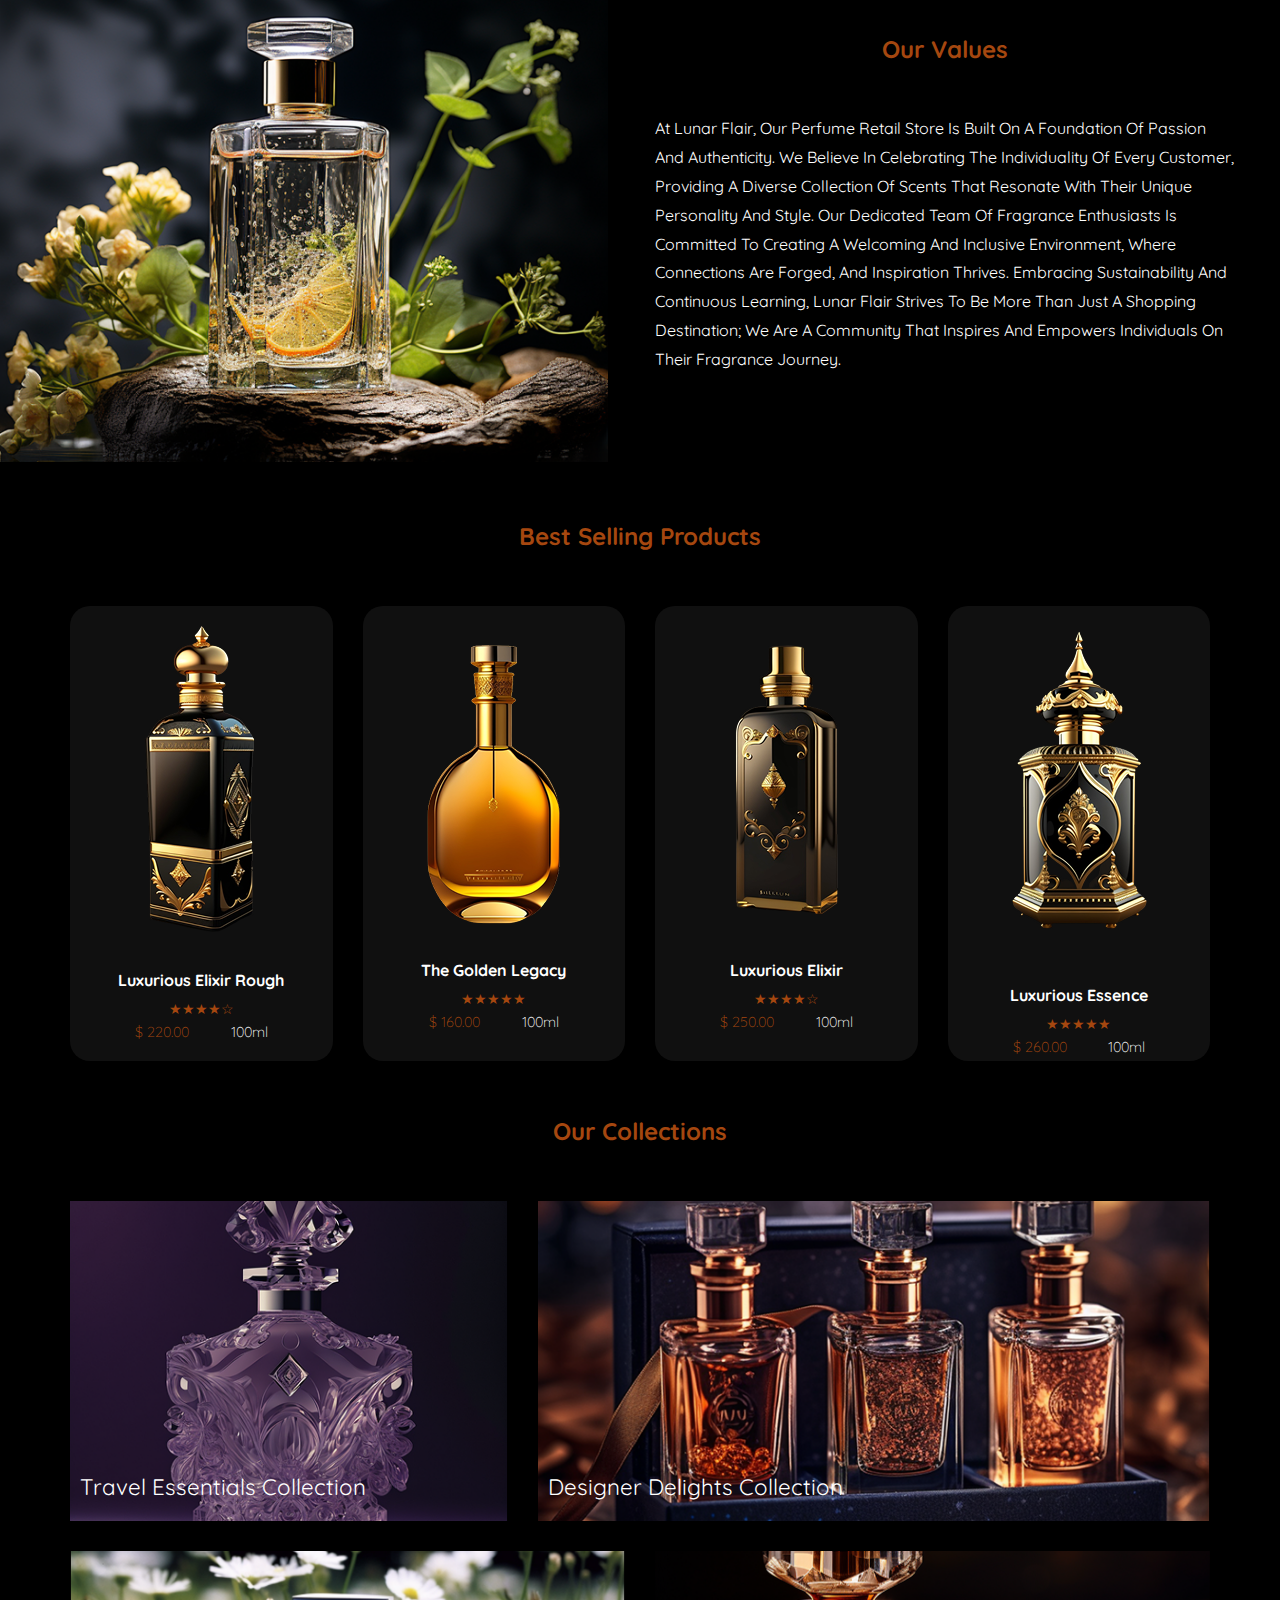
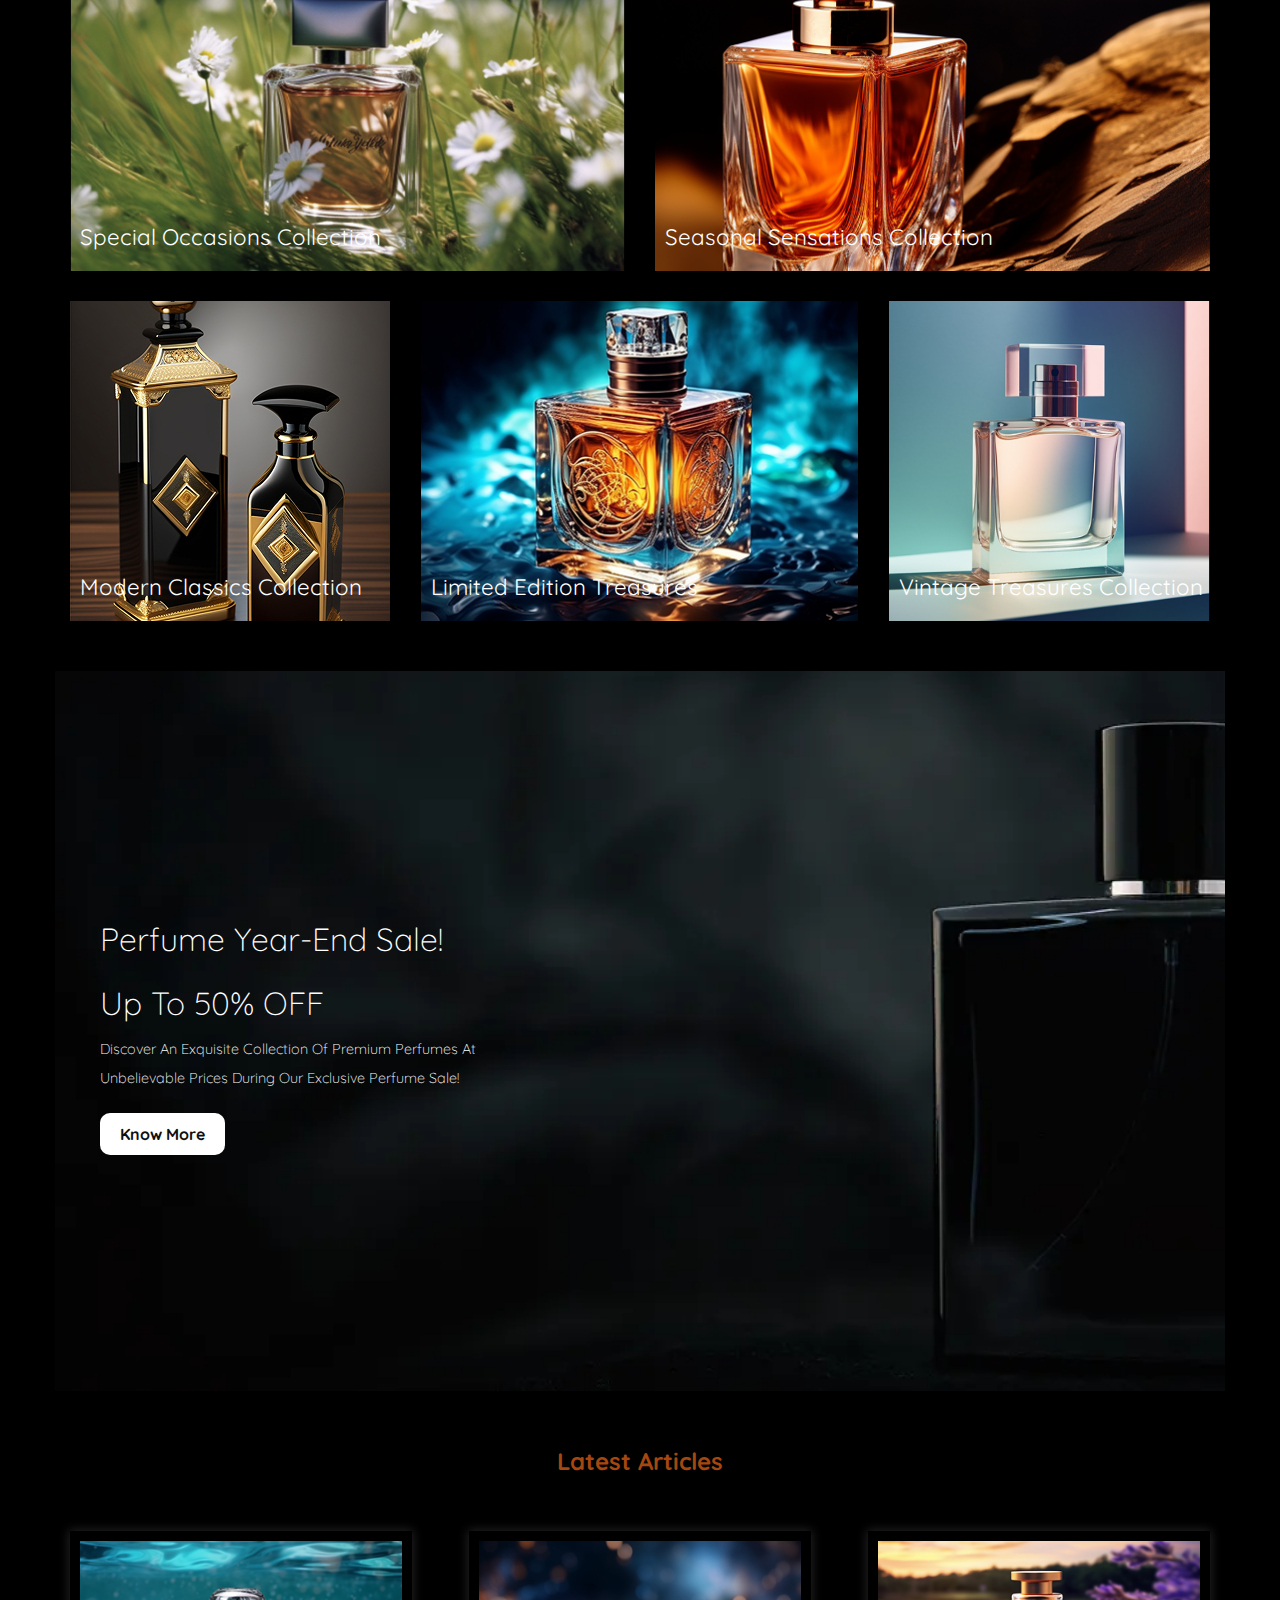
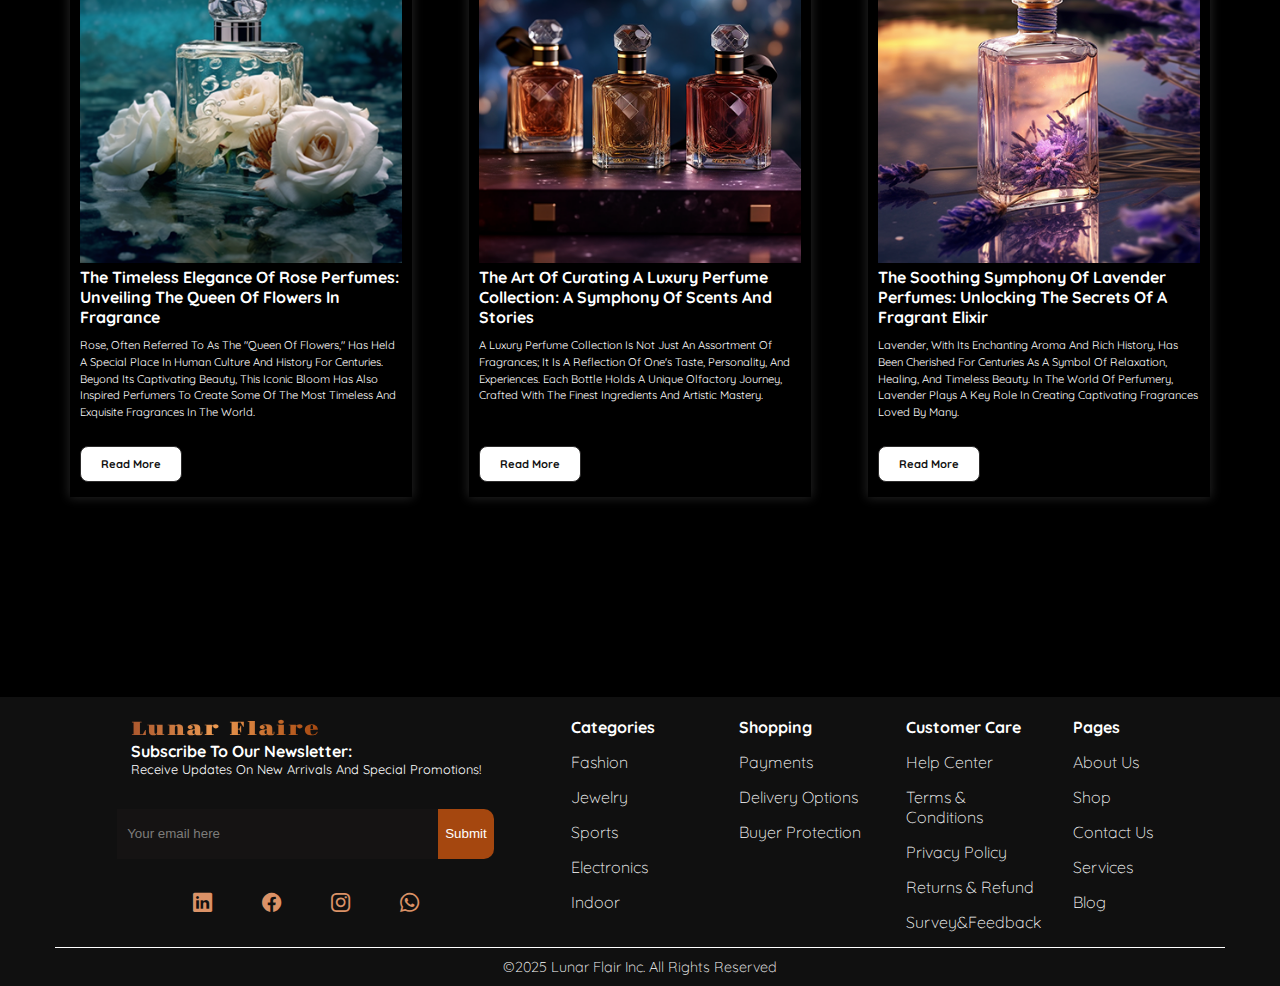
<file: imdex.html>
<!DOCTYPE html>
<html lang="en">

<head>
  <meta charset="UTF-8" />
  <meta name="viewport" content="width=device-width, initial-scale=1.0" />
  <title>Lunar Flair</title>
  <link rel="stylesheet" href="css/style-hom.css" />
  <link rel="preconnect" href="https://fonts.googleapis.com" />
  <link rel="preconnect" href="https://fonts.gstatic.com" crossorigin />
  <link
    href="https://fonts.googleapis.com/css2?family=Gravitas+One&family=Libertinus+Serif:ital,wght@0,400;0,600;0,700;1,400;1,600;1,700&family=Quicksand:wght@300..700&family=Tenor+Sans&display=swap"
    rel="stylesheet" />
  <link rel="stylesheet" href="https://cdn.jsdelivr.net/npm/bootstrap-icons@1.13.1/font/bootstrap-icons.min.css" />
</head>

<body>
  <nav>
    <div class="cn">
      <h1>Lunar Flair</h1>
      <ul>
        <li><a href="/imdex.html" id="home">Home </a></li>
        <li><a href="/shop.html">Shop</a></li>
        <li><a href="/About .html">About us </a></li>
        <li><a href="/Services.html">Services</a></li>
        <li><a href="/blog.html">Blog</a></li>
      </ul>
      <a href="#"><i class="bi bi-bag-fill"></i></a>

    </div>
  </nav>
  <header>
    <div class="cn">
      <div class="text">
        <h2>
          Elevate Your Spirit with <br />
          Victory Scented Fragrances!
        </h2>
        <p>
          Shop now and embrace the sweet smell of victory <br />
          with Lunar Flair.
        </p>
        <a href="#">Shop Now</a>
      </div>
      <figure>
        <img src="imgs/h1.png" alt="" />
      </figure>
    </div>
  </header>
  <section class="section1">
    <div class="cv">
      <div class="cn">
        <div class="text">
          <h2>Welcome to Lunar Flair</h2>
          <p>
            Welcome to Lunar Flair Perfumes, where the spirit of victory and
            triumph come alive through scents that empower and inspire. Our
            curated collection, aptly named "Victory Scented," is a
            celebration of success and elegance, designed to unleash your
            victorious essence. Indulge in the sweet taste of triumph with
            captivating fragrances that tell the tale of your achievements. At
            Lunar Flair, we believe that every victory deserves a signature
            scent, and we are dedicated to providing unforgettable fragrances
            that elevate your spirit and empower your journey.
          </p>
        </div>
      </div>
    </div>
  </section>
  <section class="section2">
    <figure>
      <img src="imgs/a2.png" alt="" />
    </figure>

    <div class="text">
      <h2>Our Values</h2>
      <p>
        At Lunar Flair, our perfume retail store is built on a foundation of
        passion and authenticity. We believe in celebrating the individuality
        of every customer, providing a diverse collection of scents that
        resonate with their unique personality and style. Our dedicated team
        of fragrance enthusiasts is committed to creating a welcoming and
        inclusive environment, where connections are forged, and inspiration
        thrives. Embracing sustainability and continuous learning, Lunar Flair
        strives to be more than just a shopping destination; we are a
        community that inspires and empowers individuals on their fragrance
        journey.
      </p>
    </div>
  </section>
  <section class="section3">
    <h2>Best selling products</h2>
    <div class="cn">
      <div class="crt">
        <a href="">
          <figure>
            <img src="imgs/b4.png" alt="" />

          </figure>
          <h3>Luxurious Elixir Rough</h3>
          <p>★★★★☆</p>
          <p>$ 220.00 <span>100ml</span></p>
        </a>
      </div>
      <div class="crt">
        <a href="">
          <figure>

            <img src="imgs/b3.png" alt="" />
          </figure>
          <h3>The Golden Legacy</h3>
          <p>★★★★★</p>
          <p>$ 160.00 <span>100ml</span></p>
        </a>
      </div>
      <div class="crt">
        <a href="">
          <figure>

            <img src="imgs/b2.png" alt="" />
          </figure>
          <h3>Luxurious Elixir</h3>
          <p>★★★★☆</p>
          <p>$ 250.00 <span>100ml</span></p>
        </a>
      </div>
      <div class="crt">
        <a href="">
          <figure>

            <img src="imgs/b1.png" alt="" />
          </figure>
          <h3>Luxurious Essence</h3>
          <p>★★★★★</p>
          <p>$ 260.00 <span>100ml</span></p>
        </a>
      </div>
    </div>
  </section>
  <section class="section4">
    <h2>Our Collections</h2>
    <div class="cn">
      <figure>
        <img src="imgs/c1.png" alt="" />
        <figcaption>Designer Delights Collection</figcaption>
      </figure>
      <figure>
        <img src="imgs/c2.png" alt="" />
        <figcaption>Travel Essentials Collection</figcaption>
      </figure>
      <figure >
        <img src="imgs/c3.png" alt="" />
        <figcaption>Special Occasions Collection</figcaption>
      </figure>
      <figure>
        <img src="imgs/c4.png" alt="" />
        <figcaption>Seasonal Sensations Collection</figcaption>
      </figure>
      <figure>
        <img src="imgs/c5.png" alt="" />
        <figcaption>Vintage Treasures Collection</figcaption>
      </figure>
      <figure >
        <img src="imgs/c6.png" alt="" />
        <figcaption>Limited Edition Treasures</figcaption>
      </figure>
      <figure>
        <img src="imgs/c7.png" alt="" />
        <figcaption>Modern Classics Collection</figcaption>
      </figure>
    </div>
  </section>
  <section class="section5">
    <div class="cn">
      <!-- <img src="imgs/h2.png" alt="" /> -->
      <div class="text">
        <h2>
          Perfume Year-End Sale! <br />
          Up to 50% OFF
        </h2>
        <p>
          Discover an exquisite collection of premium perfumes at <br />
          unbelievable prices during our exclusive Perfume Sale!
        </p>
        <a href="#">Know More</a>
      </div>
    </div>
  </section>
  <section class="section6">
    <h2>Latest Articles</h2>
    <div class="cn">
      <div class="crt">
        <figure>
          <img src="imgs/d1.png" alt="" />
        </figure>
        <div class="text">
          <h3>
            The Timeless Elegance of Rose Perfumes: Unveiling the Queen of
            Flowers in Fragrance
          </h3>
          <p>
            Rose, often referred to as the "Queen of Flowers," has held a
            special place in human culture and history for centuries. Beyond its
            captivating beauty, this iconic bloom has also inspired perfumers to
            create some of the most timeless and exquisite fragrances in the
            world.
          </p>
        <a href="#">Read More</a>
        </div>
      </div>
      <div class="crt">
        <figure>
          <img src="imgs/d2.png" alt="" />
        </figure>
        <div class="text">
          <h3>
            The Art of Curating a Luxury Perfume Collection: A Symphony of
            Scents and Stories
          </h3>
          <p>
            A luxury perfume collection is not just an assortment of fragrances;
            it is a reflection of one's taste, personality, and experiences.
            Each bottle holds a unique olfactory journey, crafted with the
            finest ingredients and artistic mastery.
          </p>
          <a href="#">Read More</a>
        </div>
      </div>
      <div class="crt">
        <figure>
          <img src="imgs/d3.png" alt="" />
        </figure>
        <div class="text">
          <h3>
            The Soothing Symphony of Lavender Perfumes: Unlocking the Secrets of
            a Fragrant Elixir
          </h3>
          <p>
            Lavender, with its enchanting aroma and rich history, has been
            cherished for centuries as a symbol of relaxation, healing, and
            timeless beauty. In the world of perfumery, lavender plays a key
            role in creating captivating fragrances loved by many.
          </p>
          <a href="#">Read More</a>
        </div>
      </div>
    </div>
  </section>
  <footer>
    <div class="cn">
      <div class="type">
        <div class="text">
          <h2>Lunar Flaire</h2>
          <h2>Subscribe to Our Newsletter:</h2>
          <p>Receive Updates on New Arrivals and Special Promotions!</p>
        </div>
        <form action="" method="post">
          <input type="email" placeholder="Your email here">
          <button type="submit">Submit</button>
        </form>
        <div class="link">
          <a href="#"><i class="bi bi-linkedin"></i></a>
          <a href="#"><i class="bi bi-facebook"></i></a>
          <a href="#"><i class="bi bi-instagram"></i></a>
          <a href="#"><i class="bi bi-whatsapp"></i></a>
        </div>
      </div>
      
        <ul>
          <li><a href="#">Categories</a></li>
          <li><a href="#">Fashion</a></li>
          <li><a href="#">Jewelry</a></li>
          <li><a href="#">Sports</a></li>
          <li><a href="#">Electronics</a></li>
          <li><a href="#">Indoor</a></li>
        </ul>
      
      
        <ul>
          <li><a href="#">Shopping</a></li>
          <li><a href="#">Payments</a></li>
          <li><a href="#">Delivery options</a></li>
          <li><a href="#">Buyer protection</a></li>
        </ul>
      
        <ul>
          <li><a href="#">Customer care</a></li>
          <li><a href="#">Help center</a></li>
          <li><a href="#">Terms & Conditions</a></li>
          <li><a href="#">Privacy policy</a></li>
          <li><a href="#">Returns & refund</a></li>
          <li><a href="#">Survey&feedback</a></li>
        </ul>
      
        <ul>
          <li><a href="#">Pages</a></li>
          <li><a href="#">About Us</a></li>
          <li><a href="#">Shop</a></li>
          <li><a href="#">Contact Us</a></li>
          <li><a href="#">Services</a></li>
          <li><a href="#">Blog</a></li>
        </ul>
      
    </div>
    <div class="hr">
      <h2> &copy;2025 Lunar Flair Inc. All rights reserved</h2>
    </div>
  </footer>
</body>

</html>
</file>
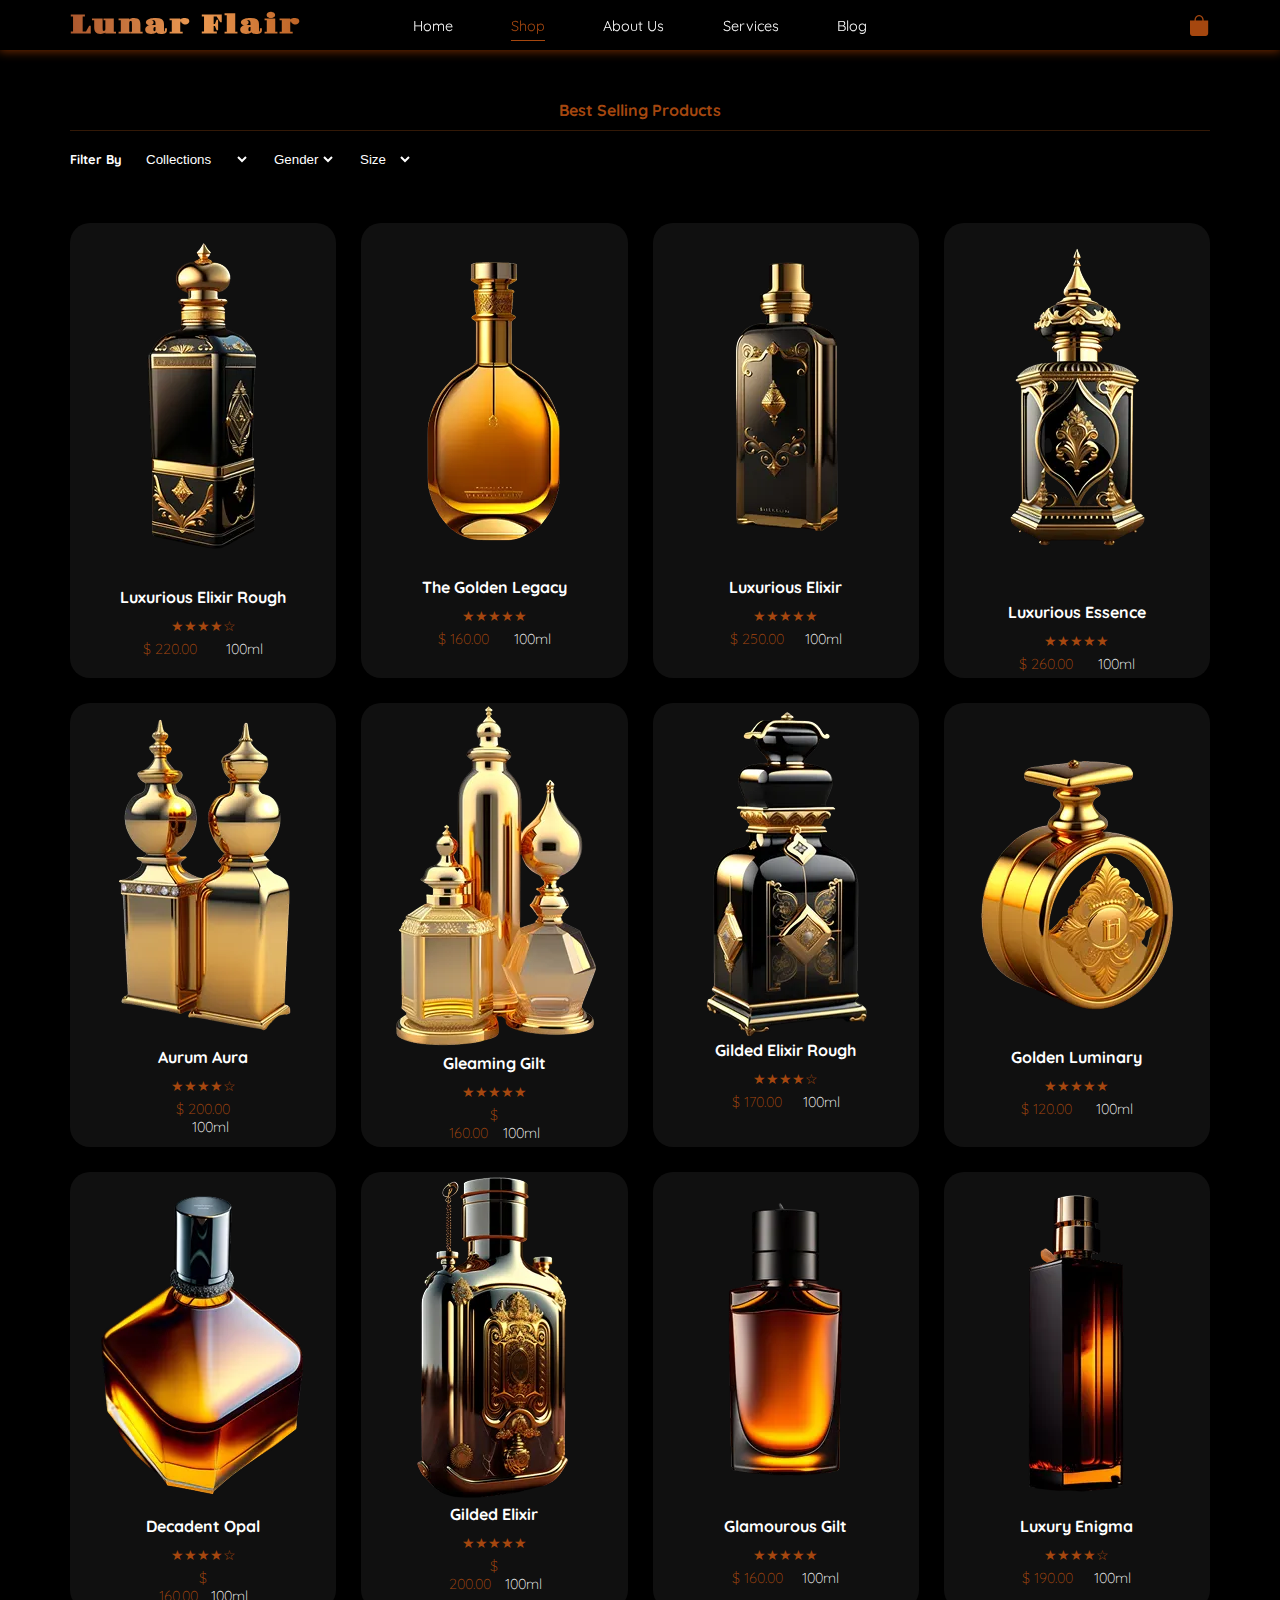
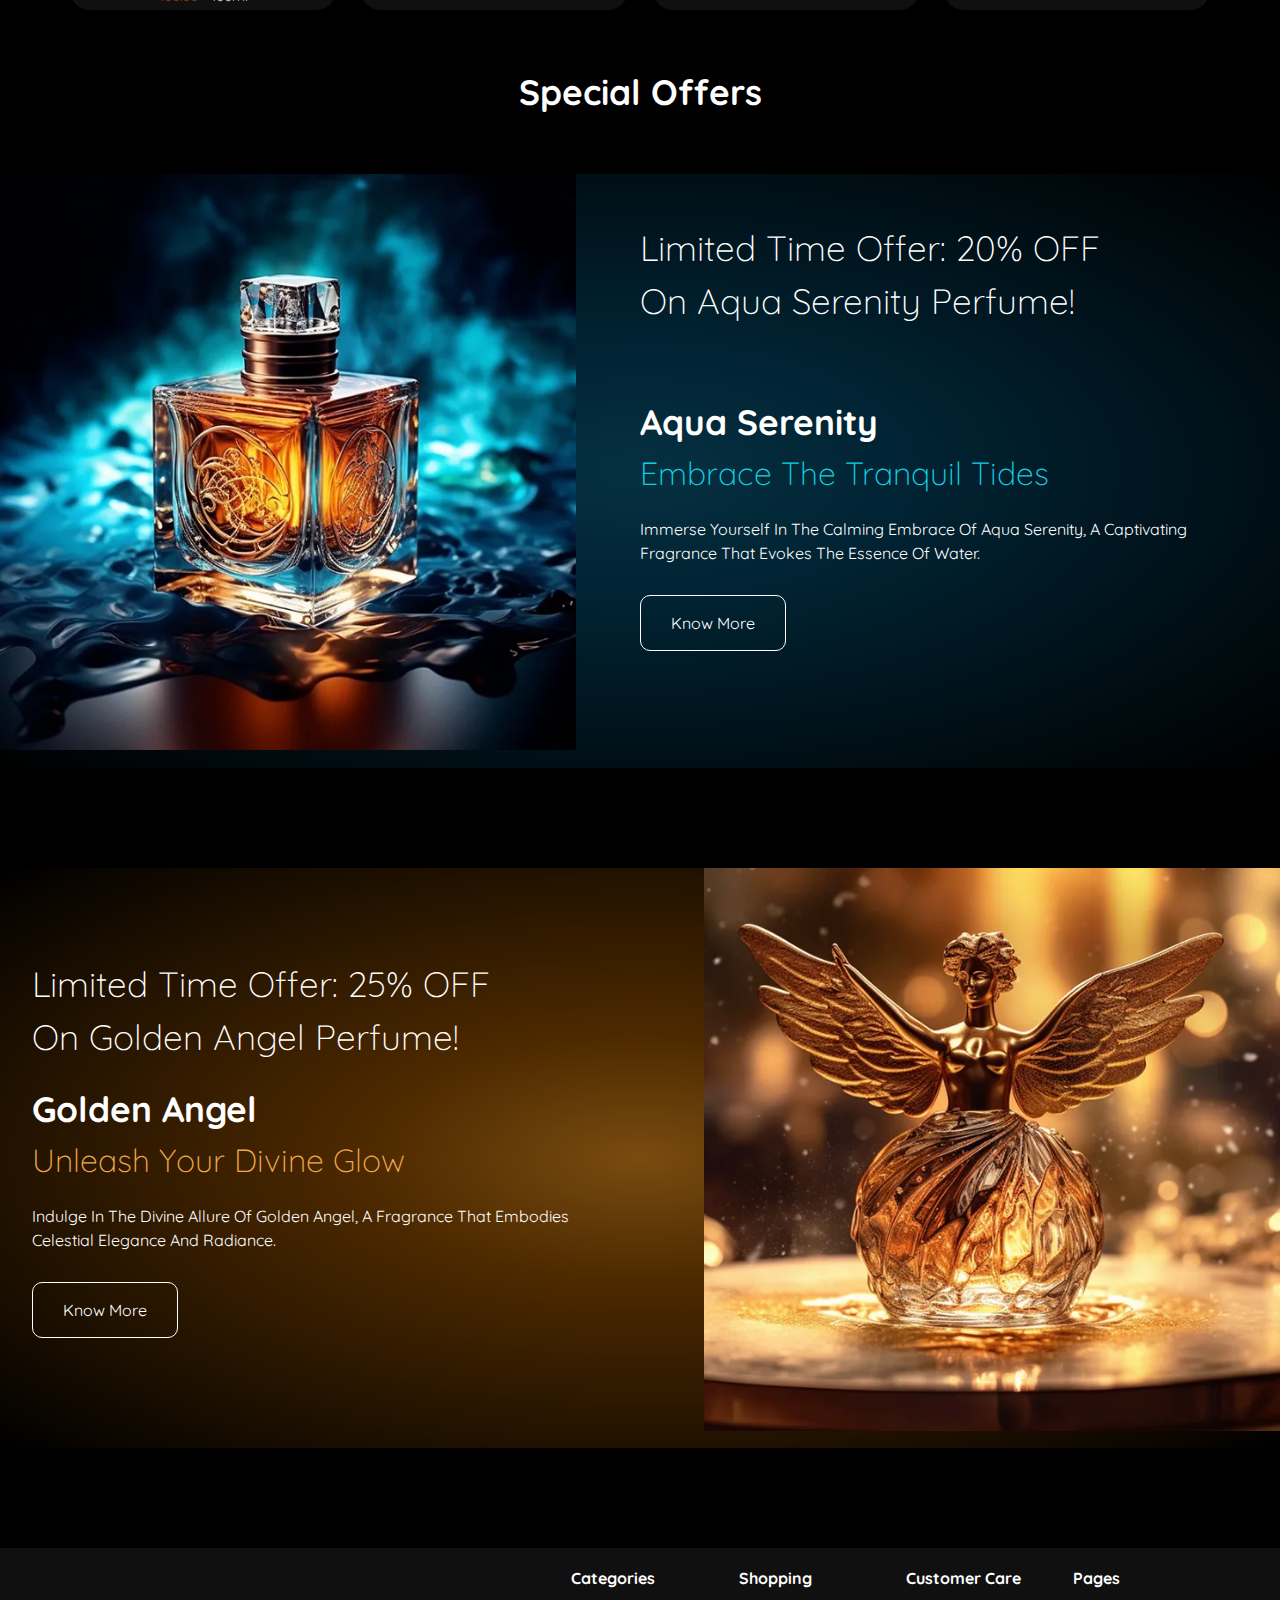
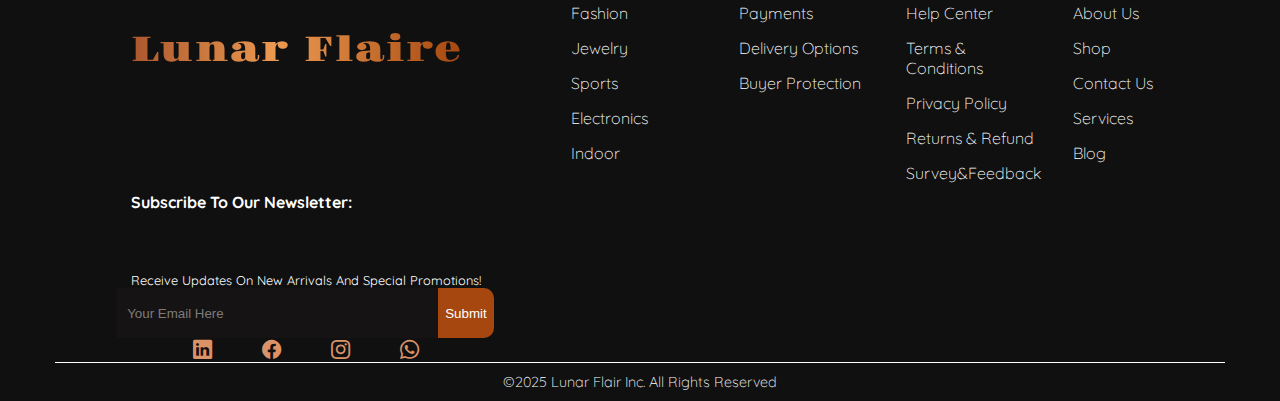
<file: shop.html>
<!DOCTYPE html>
<html lang="en">

<head>
  <meta charset="UTF-8">
  <meta name="viewport" content="width=device-width, initial-scale=1.0">
  <title>Lunar Flair</title>
  <link rel="stylesheet" href="css/style-shop.css" />
  <link rel="preconnect" href="https://fonts.googleapis.com" />
  <link rel="preconnect" href="https://fonts.gstatic.com" crossorigin />
  <link
    href="https://fonts.googleapis.com/css2?family=Gravitas+One&family=Libertinus+Serif:ital,wght@0,400;0,600;0,700;1,400;1,600;1,700&family=Quicksand:wght@300..700&family=Tenor+Sans&display=swap"
    rel="stylesheet" />
  <link rel="stylesheet" href="https://cdn.jsdelivr.net/npm/bootstrap-icons@1.13.1/font/bootstrap-icons.min.css" />
</head>

<body>
  <nav>
    <div class="cn">
      <h1>Lunar Flair</h1>
      <ul>
        <li><a href="index.html" id="home">Home </a></li>
        <li><a href="shop.html">Shop</a></li>
        <li><a href="About .html">About us </a></li>
        <li><a href="Services.html">Services</a></li>
        <li><a href="blog.html">Blog</a></li>
      </ul>
      <a href="#"><i class="bi bi-bag-fill"></i></a>
    </div>
  </nav>
  <section class="section1">
    <div class="cn">
      <h2>Best Selling Products</h2>
      <div class="fl">
        <h3>Filter by </h3>
        <select name="Collections" id="">
          <option value="Collections">Collections</option>
          <option value="luxury">luxury</option>
          <option value="Classic">Classic</option>
          <option value="Modern">Modern</option>
          <option value="Limited Edition">Limited Edition</option>
        </select>
        <select name="gender" id="">
          <option value="gender">gender</option>
          <option value="men">men</option>
          <option value="women">women</option>
          <option value="unisex">unisex</option>
        </select>
        <select name="size" id="">
          <option value="size">size</option>
          <option value="50ml">50ml</option>
          <option value="100ml">100ml</option>
          <option value="150ml">150ml</option>
          <option value="200ml">200ml</option>
        </select>
      </div>
    </div>
    </div>
    <div class="cn">
      <div class="crts">
        <div class="crt">
          <figure>
            <img src="imgs/b4-compressed_Webpifier.webp" alt="Lunar Flair Product Image" />
          </figure>
          <div class="text">
            <h3>Luxurious Elixir Rough</h3>
            <p>★★★★☆</p>
            <p>$ 220.00 <span>100ml</span></p>
          </div>

        </div>
        <div class="crt">
          <figure>
            <img src="imgs/b3-compressed_Webpifier.webp" alt="Lunar Flair Product Image" />
          </figure>
          <div class="text">
            <h3>The Golden Legacy</h3>
            <p>★★★★★</p>
            <p>$ 160.00 <span>100ml</span></p>
          </div>

        </div>
        <div class="crt">
          <figure>
            <img src="imgs/b2-compressed_Webpifier.webp" alt="Lunar Flair Product Image" />
          </figure>
          <div class="text">
            <h3>Luxurious Elixir</h3>
            <p>★★★★★</p>
            <p>$ 250.00 <span>100ml</span></p>
          </div>

        </div>
        <div class="crt">
          <figure>
            <img src="imgs/b1-compressed_Webpifier.webp" alt="Lunar Flair Product Image" />
          </figure>
          <div class="text">
            <h3>Luxurious Essence</h3>
            <p>★★★★★</p>
            <p>$ 260.00 <span>100ml</span></p>
          </div>

        </div>
        <div class="crt">
          <figure>
            <img src="imgs/sp1-compressed_Webpifier.webp" alt="Lunar Flair Product Image" />
          </figure>
          <div class="text">
            <h3>Aurum Aura</h3>
            <p>★★★★☆</p>
            <p>$ 200.00 <span>100ml</span></p>
          </div>
        </div>
        <div class="crt">
          <figure>
            <img src="imgs/sp2-compressed_Webpifier.webp" alt="Lunar Flair Product Image" />
          </figure>
          <div class="text">
            <h3>Gleaming Gilt</h3>
            <p>★★★★★</p>
            <p> $ 160.00<span>100ml</span></p>
          </div>

        </div>
        <div class="crt">
          <figure>
            <img src="imgs/sp3-compressed_Webpifier.webp" alt="Lunar Flair Product Image" />
          </figure>
          <div class="text">
            <h3>Gilded Elixir Rough</h3>
            <p>★★★★☆</p>
            <p> $ 170.00<span>100ml</span></p>
          </div>

        </div>
        <div class="crt">
          <figure>
            <img src="imgs/sp4-compressed_Webpifier.webp" alt="Lunar Flair Product Image" />
          </figure>
          <div class="text">
            <h3>Golden Luminary</h3>
            <p>★★★★★</p>
            <p>$ 120.00 <span>100ml</span></p>
          </div>

        </div>
        <div class="crt">
          <figure>
            <img src="imgs/sp5-compressed_Webpifier.webp" alt="Lunar Flair Product Image" />
          </figure>
          <h3>Decadent Opal</h3>
          <p>★★★★☆</p>
          <p>$ 160.00<span>100ml</span></p>
        </div>
        <div class="crt">
          <figure>
            <img src="imgs/sp6-compressed_Webpifier.webp" alt="Lunar Flair Product Image" />
          </figure>
          <div class="text">
            <h3>Gilded Elixir</h3>
            <p>★★★★★</p>
            <p> $ 200.00<span>100ml</span></p>
          </div>

        </div>
        <div class="crt">
          <figure>
            <img src="imgs/sp7-compressed_Webpifier.webp" alt="Lunar Flair Product Image" />
          </figure>
          <div class="text">
            <h3>Glamourous Gilt</h3>
            <p>★★★★★</p>
            <p> $ 160.00<span>100ml</span></p>
          </div>

        </div>
        <div class="crt">
          <figure>
            <img src="imgs/sp8-compressed_Webpifier.webp" alt="Lunar Flair Product Image" />
          </figure>
          <div class="text">
            <h3>Luxury Enigma</h3>
            <p>★★★★☆</p>
            <p> $ 190.00 <span>100ml</span></p>
          </div>

        </div>
      </div>
  </section>
  <section class="section2">
    <div class="text">
      <h2>Special Offers</h2>
    </div>
    <article>
      <figure>
        <img src="imgs/spp1-compressed_Webpifier.webp" alt="Lunar Flair Product Image">
      </figure>
      <div class="textsp">
        <div>
          <h2>Limited Time Offer: 20% OFF <br> on Aqua Serenity Perfume!</h2>
        </div>
        <div class="text2">
          <h2>Aqua Serenity</h2>
          <h3>Embrace the Tranquil Tides</h3>
          <p>Immerse yourself in the calming embrace of Aqua Serenity, a captivating fragrance that evokes the essence
            of water.</p>
          <a href="">Know More</a>
        </div>
      </div>
    </article>
  </section>
  <section class="section3">
    <article>
      <div class="textsp">
        <div>
          <h2>Limited Time Offer: 25% OFF <br> on Golden Angel Perfume!</h2>
        </div>
        <div>
          <h2>Golden Angel</h2>
          <h3>Unleash Your Divine Glow</h3>
          <p>Indulge in the divine allure of Golden Angel, a fragrance that embodies celestial elegance and radiance.
          </p>
          <a href="">Know More</a>
        </div>
      </div>
      <figure>
        <img src="imgs/spp2-compressed_Webpifier.webp" alt="Lunar Flair Product Image">
      </figure>
    </article>
  </section>
  <footer>
    <div class="cn">
      <div class="type">
        <div class="text">
          <h2>Lunar Flaire</h2>
          <h2>Subscribe to Our Newsletter:</h2>
          <p>Receive Updates on New Arrivals and Special Promotions!</p>
        </div>
        <form action="" method="post">
          <input type="email" placeholder="Your email here">
          <button type="submit">Submit</button>
        </form>
        <div class="link">
          <a href="#"><i class="bi bi-linkedin"></i></a>
          <a href="#"><i class="bi bi-facebook"></i></a>
          <a href="#"><i class="bi bi-instagram"></i></a>
          <a href="#"><i class="bi bi-whatsapp"></i></a>
        </div>
      </div>

      <ul>
        <li><a href="#">Categories</a></li>
        <li><a href="#">Fashion</a></li>
        <li><a href="#">Jewelry</a></li>
        <li><a href="#">Sports</a></li>
        <li><a href="#">Electronics</a></li>
        <li><a href="#">Indoor</a></li>
      </ul>


      <ul>
        <li><a href="#">Shopping</a></li>
        <li><a href="#">Payments</a></li>
        <li><a href="#">Delivery options</a></li>
        <li><a href="#">Buyer protection</a></li>
      </ul>

      <ul>
        <li><a href="#">Customer care</a></li>
        <li><a href="#">Help center</a></li>
        <li><a href="#">Terms & Conditions</a></li>
        <li><a href="#">Privacy policy</a></li>
        <li><a href="#">Returns & refund</a></li>
        <li><a href="#">Survey&feedback</a></li>
      </ul>

      <ul>
        <li><a href="#">Pages</a></li>
        <li><a href="#">About Us</a></li>
        <li><a href="#">Shop</a></li>
        <li><a href="#">Contact Us</a></li>
        <li><a href="#">Services</a></li>
        <li><a href="#">Blog</a></li>
      </ul>

    </div>
    <div class="hr">
      <h2> &copy;2025 Lunar Flair Inc. All rights reserved</h2>
    </div>
  </footer>
</body>

</html>
</file>
<file: css/style-hom.css>
:root {
    --color-text1: white;
    --color-text2: #A5470F;
    --color-bac1: black;
    --color-bac2: #101010;

}

html {
    scroll-behavior: smooth;
}

* {
    box-sizing: border-box;
    -webkit-box-sizing: border-box;
    margin: 0;
    padding: 0;
}

body {
    text-transform: capitalize;
    background-color: var(--color-bac1);
    margin: 0;
    padding: 0;
    font-family: "Quicksand", sans-serif;
}

a {
    text-decoration: none;
}

.cn,
.hr {

    padding-left: 15px;
    padding-right: 15px;
    margin: auto;

}

@media (min-width: 760px) {

    .cn,
    .hr {
        width: 750px;

    }

}

@media (min-width: 992px) {

    .cn,
    .hr {
        width: 970px;
    }
}

@media (min-width: 1200px) {

    .cn,
    .hr {
        width: 1170px;
    }
}

ul {
    list-style: none;
}

nav {
    position: fixed;
    z-index: 55;
    background-color: black;
    top: 0;
    left: 0;
    width: 100%;

    box-shadow: 0 0 10px 1px #d44f0392;
    height: 50px;

}

nav .cn {
    display: grid;
    grid-template-columns: repeat(4, 1fr);
    align-items: center;
    height: 100%;
}

nav .cn h1 {
    color: rgba(0, 0, 0, 0);
    background: linear-gradient(90deg, #AB572D 0%, #EC9A52 44%, #A5470F 100%);
    background-clip: text;
    font-weight: bolder;
    letter-spacing: 1.4px;
    font-family: "Gravitas One", serif;
    font-size: 1.6rem;
    grid-row: 1;
}

nav .cn ul:nth-child(2) {
    grid-column: 2/4;
    grid-row: 1;
}

nav .cn ul:nth-child(2) li a {
    transition: all .5s;
    font-size: .9rem;
    font-weight: 100;

}

nav .cn a:nth-child(3) {
    color: var(--color-text2);
    grid-column: 4;
    grid-row: 1;
}

nav .cn a:nth-child(3) li a {
    transition: all .5s;
}

nav .cn ul:nth-child(2) {
    display: flex;
    justify-content: space-evenly;
    align-items: center;
}

nav .cn a:nth-child(3) {
    text-align: end;
}

nav ul a {
    color: var(--color-text1);


}

nav .cn a:nth-child(3) {
    font-size: 1.3rem;
}

nav .cn a:nth-child(3) li:hover a {
    color: var(--color-text2);
}




nav .cn ul:nth-child(2) li a:hover,
nav .cn ul:nth-child(2) li:first-child a {
    color: var(--color-text2);
    border-bottom: 1px solid var(--color-text2);
    padding-bottom: 5px;

}

@media (max-width: 992px) {
    nav .cn h1 {
        grid-column: 1/4;
        font-size: 1.2rem;
    }
}

@media (max-width: 767px) {
    nav .cn ul:nth-child(2) {
        position: fixed;
        box-shadow: 0 0 10px 1px #d44f0392;
        bottom: -1px;
        left: 0;
        width: 100%;
        background-color: #151515;
        height: 40px;
        border-radius: 25px 25px 0 0px;
        z-index: 55;
        overflow: hidden;
    }

    nav .cn ul:nth-child(2) li {
        height: 100%;
        display: flex;
        align-items: center;
    }

    nav .cn ul:nth-child(2) li a {
        font-size: .7rem;
    }

    nav .cn ul:nth-child(2) li:first-child a {
        background-color: var(--color-text2);
        height: 100%;
        padding-left: 20px;
        padding-right: 20px;
        padding-bottom: 0;
        border-radius: 15px 15px 0 0px;
        display: flex;
        align-items: center;
        transition: .5s;
        color: white;

    }

    nav .cn ul:nth-child(2) li a:hover {
        background-color: var(--color-text2);
        height: 100%;
        padding-left: 20px;
        padding-right: 20px;
        border-radius: 15px 15px 0 0px;
        border: 0;
        display: flex;
        align-items: center;
        color: white;
    }

    nav .cn a:nth-child(3) {
        grid-column: 4;
    }
}

header {
    margin-top: 50px;
}

header .cn {
    display: grid;
    grid-template-columns: repeat(3, 1fr);
}

header figure {
    grid-column: 3;
    grid-row: 1;

}

header figure img {
    width: 100%;
    height: 100%;
    object-fit: cover;
}

header .text {
    grid-column: 1/3;
    grid-row: 1;
    color: var(--color-text1);
    display: flex;
    align-items: flex-start;
    justify-content: center;
    flex-direction: column;
}

header .text h2 {
    font-size: 3rem;
    line-height: 1.5;
    padding-bottom: 30px;
    font-weight: 100;

}




header .text p {
    font-weight: 100;
    line-height: 2;

}

header .text a {
    background-color: var(--color-text2);
    border: 0;
    padding: 15px 30px;
    border-radius: 10px;
    margin-top: 10%;
    transition: all .7s;
    color: var(--color-text1);
}

header .text a:hover {
    background-color: #ff3300;
    border-radius: 0;
    font-weight: 600;
}

@media (max-width:992px) {
    header .text h2 {
        font-size: 1.5rem;
    }
}

@media (max-width:767px) {
    header .cn {
        grid-template-columns: 1fr;
        justify-items: center;
    }

    header figure {
        grid-column: 1;
        grid-row: 1;
        display: flex;
    }

    header .text {
        grid-column: 1;
        grid-row: 2;
        align-items: center;
        text-align: center;

    }

    header .text h2 {
        padding: 0;
    }

    header .text p {
        font-size: .8rem;
    }

    header .text a {
        margin: 20px;
        padding: 10px 20px;
    }

    header figure img {
        height: 50vh;
    }
}

.section1 {
    background-image: url(/imgs/a1-compressed_Webpifier.webp);
    background-size: cover;
    max-height: auto-fit;
    min-height: 90dvh;
}

.section1 .cv {
    background-color: rgba(0, 0, 0, 0.894);
    max-height: auto-fit;
    min-height: 90dvh;
}

.section1 .cv .cn .text {
    width: 65%;
    display: flex;
    flex-direction: column;
    justify-content: center;
    max-height: auto;
    min-height: 90vh;
    margin: auto;

}

.section1 .cv .cn h2 {
    color: var(--color-text2);
    text-align: center;
    padding-bottom: 5%;
}

.section1 .cv .cn p {
    color: var(--color-text1);
    text-align: center;
    line-height: 1.5;
}


@media (max-width:900px) {
    .section1 .cv .cn .text {
        width: 95%;
    }
}

.section2 {
    display: grid;
    grid-template-columns: repeat(2, 1fr);
}

.section2 figure img {
    width: 95%;
    object-fit: cover;
}

.section2 .text {
    color: var(--color-text1);
    display: flex;
    flex-direction: column;
    justify-content: center;
    padding-right: 45px;
    padding-left: 15px;

}

.section2 .text h2 {
    text-align: center;
    color: var(--color-text2);
    padding-bottom: 50px;



}

.section2 .text p {
    line-height: 1.8;
}

@media (max-width:992px) {
    .section2 {
        grid-template-columns: 1fr;
        height: fit-content;
    }

    .section2 figure {
        margin: auto;
    }

    .section2 .text {
        text-align: center;
        padding-left: 15px;
        padding-right: 15px;
    }

    .section2 .text h2 {
        padding-top: 50px;
    }

}



.section3 h2,
.section4 h2,
.section6 h2 {
    padding-bottom: 55px;
    padding-top: 55px;
    text-align: center;
    color: var(--color-text2);
}

.section3 .cn {
    display: grid;
    grid-template-columns: repeat(auto-fill, minmax(250px, 1fr));
    gap: 30px;

}

.section3 .cn .crt {
    background-color: var(--color-bac2);
    display: flex;
    flex-direction: column;
    align-items: center;
    border-radius: 20px;
}

.section3 .cn .crt figure img {
    width: 100%;
}

.section3 .cn .crt h3 {
    font-size: 1rem;
    text-align: center;
    color: var(--color-text1);
    padding-bottom: 10px;
}

.section3 .cn .crt p {
    padding-bottom: 5px;
    color: var(--color-text2);
    text-align: center;
    font-weight: 100;
    font-size: .9rem;
}

.section3 .cn .crt span {
    color: var(--color-text1);
    padding-left: 15%;
}

@media(max-width:767px) {
    .section3 .cn {
        display: grid;
        grid-template-columns: repeat(auto-fill, minmax(150px, 1fr));
        gap: 30px;

    }

    .section3 .cn .crt h3 {
        padding-bottom: 5px;
        font-size: .8rem;
    }

    .section3 .cn .crt p {
        font-size: .7rem;
    }
}

.section4 .cn {
    display: grid;
    grid-template-columns: repeat(10, 1fr);
    gap: 30px;
}

.section4 .cn figure img {
    width: 100%;
    object-fit: cover;
    height: 100%;

}

.section4 .cn figure {
    height: 320px;
    position: relative;
}

.section4 .cn figure:first-child {
    grid-column: 5/11;
    grid-row: 1;
}

.section4 .cn figure:nth-child(2) {
    grid-column: 1/5;
    grid-row: 1;
}

.section4 .cn figure:nth-child(3) {
    grid-column: 1/6;
    grid-row: 2;

}

.section4 .cn figure:nth-child(4) {
    grid-column: 6/11;
    grid-row: 2;

}

.section4 .cn figure:nth-child(7) {
    grid-column: 1/4;
    grid-row: 3;

}

.section4 .cn figure:nth-child(6) {
    grid-column: 4/8;
    grid-row: 3;
    gap: 20px;

}

.section4 .cn figure:nth-child(5) {
    grid-column: 8/11;
    grid-row: 3;

}


.section4 .cn figure figcaption {
    color: var(--color-text1);
    position: absolute;
    bottom: 20px;
    left: 10px;
    font-size: 1.4rem;
}

@media (max-width:767px) {
    .section4 .cn {
        display: grid;
        grid-template-columns: 1fr;
        gap: 20px;
    }

    .section4 .cn figure {
        width: 90%;
        height: 250px;
        margin: auto;
        grid-column: auto !important;
        grid-row: auto !important;

    }

    .section4 .cn figure figcaption {
        font-size: 1rem;
    }

}

.section5 .cn {
    height: 80dvh;
    margin-top: 50px;
    background-image: url(/imgs/h2-compressed_Webpifier.webp);
    background-size: cover;
}

.section5 .cn .text {
    display: flex;
    align-items: flex-start;
    justify-content: center;
    flex-direction: column;
    color: var(--color-text1);
    line-height: 2;
    padding-left: 30px;
    height: 100%;
}

.section5 .cn .text h2 {
    font-weight: 100;
    font-size: 2rem;

}

.section5 .cn .text p {
    font-size: .9rem;
    font-weight: 200;
}

.section5 .cn .text a {
    margin-top: 20px;
    padding: 5px 20px;
    background-color: var(--color-text1);
    color: var(--color-bac2);
    border-radius: 10px;
    font-weight: bold;
}

.section5 .cn .text a:hover {
    background-color: #ff3300;
    border-radius: 0;
    font-weight: 600;
    transition: .5s;
    color: var(--color-text1);
}

@media(max-width:992px) {
    .section5 .cn {
        height: 50vh;
    }
}

@media(max-width:767px) {
    .section5 .cn {
        height: 30vh;
    }

    .section5 .cn .text h2 {
        font-size: 1rem;
    }

    .section5 .cn .text p {
        font-size: .5rem;
    }

    .section5 .cn .text a {
        font-size: .5rem;
        padding: 3px 10px;
        border-radius: 5px;
    }
}

.section6 {
    padding-bottom: 200px;
}

.section6 .cn {
    display: grid;
    grid-template-columns: repeat(auto-fill, minmax(250px, 1fr));
    gap: 5%;
}

.section6 .cn .crt {
    box-shadow: 0 0 10px 1px rgba(152, 152, 152, 0.235);
    height: fit-content;
    position: relative;
    padding: 10px;
}

.section6 .cn figure {
    height: 50%;

}

.section6 .cn figure img {
    width: 100%;
    height: 100%;
    object-fit: cover;
}

.section6 .cn .text {
    color: var(--color-text1);
    width: 100%;
    height: 220px;
}

.section6 .cn .text h3 {
    font-size: 1rem;
}

.section6 .cn .text p {
    font-size: .7rem;
    line-height: 1.5;
    padding-top: 10px;
    color: var(--color-text1);
}

.section6 .cn .text a {
    background-color: var(--color-text1);
    padding: 10px 20px;
    border: 1px solid rgb(45, 44, 44);
    border-radius: 8px;
    position: absolute;
    bottom: 15px;
    transition: all .7s;
    color: var(--color-bac2);
    font-size: .7rem;
    font-weight: bold;


}

.section6 .cn .text a:hover {
    background-color: #ff3300;
    border-radius: 0;
    font-weight: 600;

}



@media(max-width:767px) {
    .section6 .cn .crt .text h3 {
        font-size: .7rem;
    }

    .section6 .cn .crt .text p {
        font-size: .5rem;
    }

    .section6 .cn .text {
        height: 135px;
    }

    .section6 .cn .text a {
        font-size: .6rem;
        padding: 5px 15px;
        border-radius: 5px;
    }
}

footer {
    background-color: var(--color-bac2);
    padding-top: 20px;

}

footer .cn {
    display: grid;
    grid-template-columns: repeat(7, 1fr);
    gap: 30px;

}

footer .type {
    grid-column: 1/4;
    grid-row: 1;
    display: grid;
    grid-template-columns: 1fr;
    grid-template-rows: 2;
    justify-items: center;

}

footer ul li a {
    color: var(--color-text1);
    font-weight: 100;

}

footer ul li {
    padding-bottom: 15px;

}

footer h2 {
    text-align: center;
    background-color: var(--color-bac2);
}

footer ul li:first-child a {
    font-weight: 800;
}



footer .text {
    display: flex;
    flex-direction: column;
    align-items: flex-start;
    color: var(--color-text1);
    justify-content: flex-start;
    font-size: .8rem;
}

footer .text h2:nth-child(2) {
    font-size: 1rem;
}

footer .type form {
    display: flex;
    width: 80%;
}

footer .type form input {
    height: 50px;
    width: 85%;
    border: 0;
    padding-left: 10px;
    background-color: #151313;
}

footer .type form button {
    width: 15%;
    height: 50px;
    text-align: center;
    border: 0;
    color: var(--color-text1);
    background-color: var(--color-text2);
    border-radius: 0 10px 10px 0px;
    transition: all .7s;
}

footer .type form button:hover {
    background-color: #ff3300;
    border-radius: 0;
    font-weight: 600;
}

footer .type form input::placeholder {
    color: #7d7c7a;
}

footer .text h2:first-child {
    color: rgba(0, 0, 0, 0);
    background: linear-gradient(90deg, #AB572D 0%, #EC9A52 44%, #A5470F 100%);
    background-clip: text;
    font-weight: 500;
    letter-spacing: 1.4px;
    font-family: "Gravitas One", serif;


}

footer .link {
    display: flex;
    gap: 50px;
    font-size: 1.2rem;
}

footer .link a {
    color: #db9267;

}

footer .hr {
    border-top: 1px var(--color-text1) solid;
    padding: 10px;
}

.hr h2 {
    color: var(--color-text1);
    font-weight: 100;
    font-size: .9rem;
}


@media (max-width:992px) {
    footer .cn {
        grid-template-columns: repeat(4, 1fr);
        min-height: fit-content;
    }

    footer .cn .type {
        grid-column: 1/5;
        grid-template-columns: repeat(3, 1fr);
    }

    footer .cn .type form {
        grid-column: 2/4;
    }

    footer ul li {
        font-size: .5rem;

    }

    footer .text h2:first-child {
        font-size: 1.3rem;
    }

    footer .text h2:nth-child(2) {
        font-size: .8rem;
    }

    footer h2 {
        font-size: 1rem;
    }

    footer .hr h2 {
        font-size: .7rem;
        font-weight: 100;
    }

    footer form {
        padding: 20px;
    }

    .type form input {
        height: 35px;
    }

    .type form button {
        height: 35px;
        font-size: .6rem;
        font-weight: 400;

    }
}

@media (max-width:767px) {
    footer {
        display: none;
    }
}
</file>
<file: css/style-About.css>
:root {
    --color-text1: white;
    --color-text2: #A5470F;
    --color-bac1: black;
    --color-bac2: #101010;

}

html {
    scroll-behavior: smooth;
}

* {
    box-sizing: border-box;
    -webkit-box-sizing: border-box;
    text-transform: capitalize;
    margin: 0;
    padding: 0;
}

body {
    background-color: var(--color-bac1);
    margin: 0;
    padding: 0;
    font-family: "Quicksand", sans-serif;
}

a {
    text-decoration: none;
}

.cn,
.hr {

    padding-left: 15px;
    padding-right: 15px;
    margin: auto;

}

@media (min-width: 760px) {

    .cn,
    .hr {
        width: 750px;

    }

}

@media (min-width: 992px) {

    .cn,
    .hr {
        width: 970px;
    }
}

@media (min-width: 1200px) {

    .cn,
    .hr {
        width: 1170px;
    }
}

ul {
    list-style: none;
}

nav {
    position: fixed;
    z-index: 55;
    background-color: black;
    top: 0;
    left: 0;
    width: 100%;

    box-shadow: 0 0 10px 1px #d44f0392;
    height: 50px;

}

nav .cn {
    display: grid;
    grid-template-columns: repeat(4, 1fr);
    align-items: center;
    height: 100%;
}

nav .cn h1 {
    color: rgba(0, 0, 0, 0);
    background: linear-gradient(90deg, #AB572D 0%, #EC9A52 44%, #A5470F 100%);
    background-clip: text;
    font-weight: bolder;
    letter-spacing: 1.4px;
    font-family: "Gravitas One", serif;
    font-size: 1.6rem;
    grid-row: 1;
}

nav .cn ul:nth-child(2) {
    grid-column: 2/4;
    grid-row: 1;
}

nav .cn ul:nth-child(2) li a {
    transition: all .5s;
    font-size: .9rem;
    font-weight: 400;

}

nav .cn a:nth-child(3) {
    color: var(--color-text2);
    grid-column: 4;
    grid-row: 1;
}

nav .cn a:nth-child(3) li a {
    transition: all .5s;
}

nav .cn ul:nth-child(2) {
    display: flex;
    justify-content: space-evenly;
    align-items: center;
}

nav .cn a:nth-child(3) {
    text-align: end;
}

nav ul a {
    color: var(--color-text1);


}

nav .cn a:nth-child(3) {
    font-size: 1.3rem;
}

nav .cn a:nth-child(3) li:hover a {
    color: var(--color-text2);
}




nav .cn ul:nth-child(2) li a:hover,
nav .cn ul:nth-child(2) li:nth-child(3) a {
    color: var(--color-text2);
    border-bottom: 1px solid var(--color-text2);
    padding-bottom: 5px;

}

@media (max-width: 992px) {
    nav .cn h1 {
        grid-column: 1/4;
        font-size: 1.2rem;
    }
}

@media (max-width: 767px) {
    nav .cn ul:nth-child(2) {
        position: fixed;
        box-shadow: 0 0 10px 1px #d44f0392;
        bottom: -1px;
        left: 0;
        width: 100%;
        background-color: #151515;
        height: 40px;
        border-radius: 25px 25px 0 0px;
        z-index: 55;
        overflow: hidden;
    }

    nav .cn ul:nth-child(2) li {
        height: 100%;
        display: flex;
        align-items: center;
    }

    nav .cn ul:nth-child(2) li a {
        font-size: .7rem;

    }

    nav .cn ul:nth-child(2) li:nth-last-child(3) a {
        background-color: var(--color-text2);
        height: 100%;
        padding-left: 20px;
        padding-right: 20px;
        padding-bottom: 0;
        border-radius: 15px 15px 0 0px;
        display: flex;
        align-items: center;
        transition: .5s;
        color: white;

    }

    nav .cn ul:nth-child(2) li a:hover {
        background-color: var(--color-text2);
        height: 100%;
        padding-left: 20px;
        padding-right: 20px;
        border-radius: 15px 15px 0 0px;
        border: 0;
        display: flex;
        align-items: center;
        color: white;
    }

    nav .cn a:nth-child(3) {
        grid-column: 4;
    }
}

.ls ul li a:hover {
    color: var(--color-text2);
    border-bottom: 1px solid var(--color-text2);
    padding-bottom: 5px;

}

.section1 {
    background-image: url(../imgs/ap1-compressed_Webpifier.webp);
    background-size: cover;
    height: 90vh;
}

.cv {
    background-color: rgba(0, 0, 0, 0.894);
    height: 100%;



}

.section1 .cn,
.section2 .cn {
    height: 100%;
}

.section1 .cv .cn h2,
.section2 .cn h2 {
    color: var(--color-text1);
    text-align: center;
    padding-bottom: 5%;
    font-size: 3rem;
}

.section1 .cv .cn p,
.section2 .cn p {
    color: var(--color-text1);
    text-align: center;
    line-height: 1.5;
    font-weight: 100;
}

.section1 .cv .cn .text {

    width: 60%;
    display: flex;
    flex-direction: column;
    justify-content: center;
    height: 100%;
    margin: auto;

}

@media (max-width:900px) {
    .section1 .cv .cn .text {
        width: 90%;
        line-height: 2;
        /* justify-content: flex-start */

    }

    .section1 .cv .cn h2,
    .section2 .cn h2 {
        font-size: 2rem;
    }

    .section1 {
        height: 70vh;

    }
}

.section2 {
    background: radial-gradient(ellipse at center, #2d2f30c4 0%, #1b1d1dd5 10%, black 100%);
    min-height: 70vh;
    max-height: fit-content;
    display: flex;
    flex-direction: column;
    align-items: center;
    padding-bottom: 20px;
}

.section2 .cv .cn h2 {
    color: var(--color-text2);
}

.section3 {
    height: 90vh;
}

.section3 img {
    width: 100%;
    height: 100%;
    object-fit: cover;


}

@media(max-width:767px) {
    .section3 {
        height: 50vh;
    }
}

.section4 .cn {
    display: grid;
    grid-template-columns: repeat(auto-fill, minmax(300px, 1fr));
    color: var(--color-text1);
    gap: 70px;
    line-height: 1.5;
    padding-bottom: 55px;
}

.section4 h2 {
    color: var(--color-text2);
    text-align: center;
    font-size: 2.3rem;
    padding-bottom: 55px;
    padding-top: 55px;
}

@media(max-width:767px) {
    .section4 h2 {
        font-size: 1.7rem;
    }
}

.section4 .cn div P {
    font-weight: 100;

}

.section5 {
    background: radial-gradient(ellipse at center, #2d2f30c4 0%, #1b1d1dd5 10%, black 100%);
    line-height: 2;
    color: var(--color-text1);
    font-weight: 100;
    padding-top: 55px;
    padding-bottom: 100px;

}

footer {
    background-color: var(--color-bac2);
    padding-top: 20px;

}

footer .cn {
    display: grid;
    grid-template-columns: repeat(7, 1fr);
    gap: 30px;

}

.type {
    grid-column: 1/4;
    grid-row: 1;

}

.ulf ul li a {
    color: var(--color-text1);
    font-weight: 100;

}

.ulf ul li {
    padding-bottom: 15px;

}

footer h2 {
    text-align: center;
    background-color: var(--color-bac2);
}

.ulf ul li:first-child a {
    font-weight: 800;
}

.type {
    display: grid;
    grid-template-columns: 1fr;
    grid-template-rows: 2;
    justify-items: center;

}

.textf {
    display: flex;
    flex-direction: column;
    align-items: flex-start;
    color: var(--color-text1);
    justify-content: flex-start;
    font-size: .8rem;
}

.textf h2:nth-child(2) {
    font-size: 1rem;
}

.type form {
    display: flex;
    width: 80%;
}

.type form input {
    height: 50px;
    width: 85%;
    border: 0;
    padding-left: 10px;
    background-color: #151313;
}

.type form button {
    width: 15%;
    height: 50px;
    text-align: center;
    border: 0;
    color: var(--color-text1);
    background-color: var(--color-text2);
    border-radius: 0 10px 10px 0px;
}

.type form input::placeholder {
    color: #7d7c7a;
}

.textf h2:first-child {
    color: rgba(0, 0, 0, 0);
    background: linear-gradient(90deg, #AB572D 0%, #EC9A52 44%, #A5470F 100%);
    background-clip: text;
    font-weight: 500;
    letter-spacing: 1.4px;
    font-family: "Gravitas One", serif;


}

.i2 {
    display: flex;
    gap: 50px;
    font-size: 1.2rem;
}

.i2 a {
    color: #db9267;

}

footer {
    background-color: var(--color-bac2);
    padding-top: 20px;

}

footer .cn {
    display: grid;
    grid-template-columns: repeat(7, 1fr);
    gap: 30px;

}

footer .type {
    grid-column: 1/4;
    grid-row: 1;
    display: grid;
    grid-template-columns: 1fr;
    grid-template-rows: 2;
    justify-items: center;

}

footer ul li a {
    color: var(--color-text1);
    font-weight: 100;

}

footer ul li {
    padding-bottom: 15px;

}

footer h2 {
    text-align: center;
    background-color: var(--color-bac2);
}

footer ul li:first-child a {
    font-weight: 800;
}



footer .text {
    display: flex;
    flex-direction: column;
    align-items: flex-start;
    color: var(--color-text1);
    justify-content: flex-start;
    font-size: .8rem;
}

footer .text h2:nth-child(2) {
    font-size: 1rem;
}

footer .type form {
    display: flex;
    width: 80%;
}

footer .type form input {
    height: 50px;
    width: 85%;
    border: 0;
    padding-left: 10px;
    background-color: #151313;
}

footer .type form button {
    width: 15%;
    height: 50px;
    text-align: center;
    border: 0;
    color: var(--color-text1);
    background-color: var(--color-text2);
    border-radius: 0 10px 10px 0px;
    transition: all .7s;
}

footer .type form button:hover {
    background-color: #ff3300;
    border-radius: 0;
    font-weight: 600;
}

footer .type form input::placeholder {
    color: #7d7c7a;
}

footer .text h2:first-child {
    color: rgba(0, 0, 0, 0);
    background: linear-gradient(90deg, #AB572D 0%, #EC9A52 44%, #A5470F 100%);
    background-clip: text;
    font-weight: 500;
    letter-spacing: 1.4px;
    font-family: "Gravitas One", serif;


}

footer .link {
    display: flex;
    gap: 50px;
    font-size: 1.2rem;
}

footer .link a {
    color: #db9267;

}

footer .hr {
    border-top: 1px var(--color-text1) solid;
    padding: 10px;
}

.hr h2 {
    color: var(--color-text1);
    font-weight: 100;
    font-size: .9rem;
}


@media (max-width:992px) {
    footer .cn {
        grid-template-columns: repeat(4, 1fr);
        min-height: fit-content;
    }

    footer .cn .type {
        grid-column: 1/5;
        grid-template-columns: repeat(3, 1fr);
    }

    footer .cn .type form {
        grid-column: 2/4;
    }

    footer ul li {
        font-size: .5rem;

    }

    footer .text h2:first-child {
        font-size: 1.3rem;
    }

    footer .text h2:nth-child(2) {
        font-size: .8rem;
    }

    footer h2 {
        font-size: 1rem;
    }

    footer .hr h2 {
        font-size: .7rem;
        font-weight: 100;
    }

    footer form {
        padding: 20px;
    }

    .type form input {
        height: 35px;
    }

    .type form button {
        height: 35px;
        font-size: .6rem;
        font-weight: 400;

    }
}

@media (max-width:767px) {
    footer {
        display: none;
    }
}
</file>
<file: css/style-blog.css>
:root {
    --color-text1: white;
    --color-text2: #A5470F;
    --color-bac1: black;
    --color-bac2: #101010;

}

html {
    scroll-behavior: smooth;
}

* {
    box-sizing: border-box;
    -webkit-box-sizing: border-box;
    text-transform: capitalize;
    margin: 0;
    padding: 0;
}

body {
    background-color: var(--color-bac1);
    margin: 0;
    padding: 0;
    font-family: "Quicksand", sans-serif;
}

a {
    text-decoration: none;
}

.cn,
.hr {

    padding-left: 15px;
    padding-right: 15px;
    margin: auto;

}

@media (min-width: 760px) {

    .cn,
    .hr {
        width: 750px;

    }

}

@media (min-width: 992px) {

    .cn,
    .hr {
        width: 970px;
    }
}

@media (min-width: 1200px) {

    .cn,
    .hr {
        width: 1170px;
    }
}

ul {
    list-style: none;
}

nav {
    position: fixed;
    z-index: 55;
    background-color: black;
    top: 0;
    left: 0;
    width: 100%;

    box-shadow: 0 0 10px 1px #d44f0392;
    height: 50px;

}

nav .cn {
    display: grid;
    grid-template-columns: repeat(4, 1fr);
    align-items: center;
    height: 100%;
}

nav .cn h1 {
    color: rgba(0, 0, 0, 0);
    background: linear-gradient(90deg, #AB572D 0%, #EC9A52 44%, #A5470F 100%);
    background-clip: text;
    font-weight: bolder;
    letter-spacing: 1.4px;
    font-family: "Gravitas One", serif;
    font-size: 1.6rem;
    grid-row: 1;
}

nav .cn ul:nth-child(2) {
    grid-column: 2/4;
    grid-row: 1;
}

nav .cn ul:nth-child(2) li a {
    transition: all .5s;
    font-size: .9rem;
    font-weight: 400;

}

nav .cn a:nth-child(3) {
    color: var(--color-text2);
    grid-column: 4;
    grid-row: 1;
}

nav .cn a:nth-child(3) li a {
    transition: all .5s;
}

nav .cn ul:nth-child(2) {
    display: flex;
    justify-content: space-evenly;
    align-items: center;
}

nav .cn a:nth-child(3) {
    text-align: end;
}

nav ul a {
    color: var(--color-text1);


}

nav .cn a:nth-child(3) {
    font-size: 1.3rem;
}

nav .cn a:nth-child(3) li:hover a {
    color: var(--color-text2);
}




nav .cn ul:nth-child(2) li a:hover,
nav .cn ul:nth-child(2) li:nth-child(5) a {
    color: var(--color-text2);
    border-bottom: 1px solid var(--color-text2);
    padding-bottom: 5px;

}

@media (max-width: 992px) {
    nav .cn h1 {
        grid-column: 1/4;
        font-size: 1.2rem;
    }
}

@media (max-width: 767px) {
    nav .cn ul:nth-child(2) {
        position: fixed;
        box-shadow: 0 0 10px 1px #d44f0392;
        bottom: -1px;
        left: 0;
        width: 100%;
        background-color: #151515;
        height: 40px;
        border-radius: 25px 25px 0 0px;
        z-index: 55;
        overflow: hidden;
    }

    nav .cn ul:nth-child(2) li {
        height: 100%;
        display: flex;
        align-items: center;
    }

    nav .cn ul:nth-child(2) li a {
        font-size: .7rem;

    }

    nav .cn ul:nth-child(2) li:nth-last-child(1) a {
        background-color: var(--color-text2);
        height: 100%;
        padding-left: 20px;
        padding-right: 20px;
        padding-bottom: 0;
        border-radius: 15px 15px 0 0px;
        display: flex;
        align-items: center;
        transition: .5s;
        color: white;

    }

    nav .cn ul:nth-child(2) li a:hover {
        background-color: var(--color-text2);
        height: 100%;
        padding-left: 20px;
        padding-right: 20px;
        border-radius: 15px 15px 0 0px;
        border: 0;
        display: flex;
        align-items: center;
        color: white;
    }

    nav .cn a:nth-child(3) {
        grid-column: 4;
    }
}


.ls ul li a:hover,
#blog {
    color: var(--color-text2);
    border-bottom: 1px solid var(--color-text2);
    padding-bottom: 5px;

}

p,
h1,
h2,
h3 {
    color: var(--color-text1);
}

.section1 .cn h1 {
    color: var(--color-text1);
    font-size: 2rem;
    text-align: center;
    font-weight: 400;
    padding-bottom: 55px;
    padding-top: 55px;
}

.section1 .cn img {
    width: 100%;
    padding-bottom: 30px;

}

.section1 .cn p {
    color: var(--color-text1);
    line-height: 1.3;
    font-weight: 100;
}

.cn h3 {
    padding-bottom: 30px;
    padding-top: 30px;
    color: var(--color-text1);
}

@media (max-width:767px) {
    .section2 {
        padding-top: 55px;
        padding-bottom: 55px;

    }

    .section1 .cn h1 {
        margin-top: 60px;
        font-size: .8rem;
    }

    .section1 .cn p {
        font-size: .7rem;
        line-height: 1.7;
    }
}



.section2 .cn {
    display: grid;
    grid-template-columns: repeat(3, 1fr);
}

.section2 .cn figure img {
    width: 100%;
    height: 100%;
}

.section2 .cn figure {
    grid-column: 1;
}

.section2 .cn .text1 {
    grid-column: 2/4;
    padding-left: 50px;
    display: flex;
    flex-direction: column;
    justify-content: space-evenly;
}

@media (max-width:767px) {
    .section2 .cn {
        grid-template-columns: 1fr;
    }

    .section2 .cn figure {
        grid-column: 1;
        grid-row: 1;
    }

    .section2 .cn .text1 {
        grid-column: 1;
        grid-row: 2;
        padding-left: 0;
    }

    .section2 .cn .text1 p {
        font-size: .7rem;
        line-height: 1.7;
    }
}

.section4 .cn figure img {
    width: 100%;
    height: 100%;
}

.section4 .cn {
    padding-bottom: 55px;
    padding-top: 55px;
    display: grid;
    grid-template-columns: repeat(3, 1fr);
}

.section4 .cn .text1 {
    grid-column: 1/3;
    width: 90%;
}

.section4 .cn figure {
    grid-column: 3;
}

@media (max-width:767px) {
    .section4 .cn {
        grid-template-columns: 1fr;
    }

    .section4 .cn figure {
        grid-column: 1;
        grid-row: 1;
    }

    .section4 .cn .text1 {
        grid-column: 1;
        grid-row: 2;
        width: 100%;
    }

    .section4 .cn .text1 p {
        font-size: .7rem;
        line-height: 1.7;
    }
}

.section5 .cn p {
    line-height: 1.5;
}

.section5 .cn p:nth-child(2) {
    padding-top: 40px;
}

.section5 {
    padding-bottom: 100px;
}

@media(max-width:767px) {
    .section5 .cn .text1 p {
        font-size: .7rem;
        line-height: 1.7;
    }
}

footer {
    background-color: var(--color-bac2);
    padding-top: 20px;

}

footer .cn {
    display: grid;
    grid-template-columns: repeat(7, 1fr);
    gap: 30px;

}

.type {
    grid-column: 1/4;
    grid-row: 1;

}

.ulf ul li a {
    color: var(--color-text1);
    font-weight: 100;

}

.ulf ul li {
    padding-bottom: 15px;

}

footer h2 {
    text-align: center;
    background-color: var(--color-bac2);
}

.ulf ul li:first-child a {
    font-weight: 800;
}

.type {
    display: grid;
    grid-template-columns: 1fr;
    grid-template-rows: 2;
    justify-items: center;

}

.textf {
    display: flex;
    flex-direction: column;
    align-items: flex-start;
    color: var(--color-text1);
    justify-content: flex-start;
    font-size: .8rem;
}

.textf h2:nth-child(2) {
    font-size: 1rem;
}

.type form {
    display: flex;
    width: 80%;
}

.type form input {
    height: 50px;
    width: 85%;
    border: 0;
    padding-left: 10px;
    background-color: #151313;
}

.type form button {
    width: 15%;
    height: 50px;
    text-align: center;
    border: 0;
    color: var(--color-text1);
    background-color: var(--color-text2);
    border-radius: 0 10px 10px 0px;
}

.type form input::placeholder {
    color: #7d7c7a;
}

.textf h2:first-child {
    color: rgba(0, 0, 0, 0);
    background: linear-gradient(90deg, #AB572D 0%, #EC9A52 44%, #A5470F 100%);
    background-clip: text;
    font-weight: 500;
    letter-spacing: 1.4px;
    font-family: "Gravitas One", serif;


}

.i2 {
    display: flex;
    gap: 50px;
    font-size: 1.2rem;
}

.i2 a {
    color: #db9267;

}

footer .hr {
    border-top: 1px var(--color-text1) solid;
    padding: 10px;
}

.hr h2 {
    color: var(--color-text1);
    font-weight: 100;
    font-size: .9rem;
}

footer {
    background-color: var(--color-bac2);
    padding-top: 20px;

}

footer .cn {
    display: grid;
    grid-template-columns: repeat(7, 1fr);
    gap: 30px;

}

footer .type {
    grid-column: 1/4;
    grid-row: 1;
    display: grid;
    grid-template-columns: 1fr;
    grid-template-rows: 2;
    justify-items: center;

}

footer ul li a {
    color: var(--color-text1);
    font-weight: 100;

}

footer ul li {
    padding-bottom: 15px;

}

footer h2 {
    text-align: center;
    background-color: var(--color-bac2);
}

footer ul li:first-child a {
    font-weight: 800;
}



footer .text {
    display: flex;
    flex-direction: column;
    align-items: flex-start;
    color: var(--color-text1);
    justify-content: flex-start;
    font-size: .8rem;
}

footer .text h2:nth-child(2) {
    font-size: 1rem;
}

footer .type form {
    display: flex;
    width: 80%;
}

footer .type form input {
    height: 50px;
    width: 85%;
    border: 0;
    padding-left: 10px;
    background-color: #151313;
}

footer .type form button {
    width: 15%;
    height: 50px;
    text-align: center;
    border: 0;
    color: var(--color-text1);
    background-color: var(--color-text2);
    border-radius: 0 10px 10px 0px;
    transition: all .7s;
}

footer .type form button:hover {
    background-color: #ff3300;
    border-radius: 0;
    font-weight: 600;
}

footer .type form input::placeholder {
    color: #7d7c7a;
}

footer .text h2:first-child {
    color: rgba(0, 0, 0, 0);
    background: linear-gradient(90deg, #AB572D 0%, #EC9A52 44%, #A5470F 100%);
    background-clip: text;
    font-weight: 500;
    letter-spacing: 1.4px;
    font-family: "Gravitas One", serif;


}

footer .link {
    display: flex;
    gap: 50px;
    font-size: 1.2rem;
}

footer .link a {
    color: #db9267;

}

footer .hr {
    border-top: 1px var(--color-text1) solid;
    padding: 10px;
}

.hr h2 {
    color: var(--color-text1);
    font-weight: 100;
    font-size: .9rem;
}


@media (max-width:992px) {
    footer .cn {
        grid-template-columns: repeat(4, 1fr);
        min-height: fit-content;
    }

    footer .cn .type {
        grid-column: 1/5;
        grid-template-columns: repeat(3, 1fr);
    }

    footer .cn .type form {
        grid-column: 2/4;
    }

    footer ul li {
        font-size: .5rem;

    }

    footer .text h2:first-child {
        font-size: 1.3rem;
    }

    footer .text h2:nth-child(2) {
        font-size: .8rem;
    }

    footer h2 {
        font-size: 1rem;
    }

    footer .hr h2 {
        font-size: .7rem;
        font-weight: 100;
    }

    footer form {
        padding: 20px;
    }

    .type form input {
        height: 35px;
    }

    .type form button {
        height: 35px;
        font-size: .6rem;
        font-weight: 400;

    }
}

@media (max-width:767px) {
    footer {
        display: none;
    }
}
</file>
<file: css/style-shop.css>
:root {
    --color-text1: white;
    --color-text2: #A5470F;
    --color-bac1: black;
    --color-bac2: #101010;

}

html {
    scroll-behavior: smooth;
}

* {
    box-sizing: border-box;
    -webkit-box-sizing: border-box;
    text-transform: capitalize;
    margin: 0;
    padding: 0;
}

body {
    background-color: var(--color-bac1);
    margin: 0;
    padding: 0;
    font-family: "Quicksand", sans-serif;
}

a {
    text-decoration: none;
}

.cn,
.hr {

    padding-left: 15px;
    padding-right: 15px;
    margin: auto;

}

@media (min-width: 760px) {

    .cn,
    .hr {
        width: 750px;

    }

}

@media (min-width: 992px) {

    .cn,
    .hr {
        width: 970px;
    }
}

@media (min-width: 1200px) {

    .cn,
    .hr {
        width: 1170px;
    }
}

ul {
    list-style: none;
}

nav {
    position: fixed;
    z-index: 55;
    background-color: black;
    top: 0;
    left: 0;
    width: 100%;

    box-shadow: 0 0 10px 1px #d44f0392;
    height: 50px;

}

nav .cn {
    display: grid;
    grid-template-columns: repeat(4, 1fr);
    align-items: center;
    height: 100%;
}

nav .cn h1 {
    color: rgba(0, 0, 0, 0);
    background: linear-gradient(90deg, #AB572D 0%, #EC9A52 44%, #A5470F 100%);
    background-clip: text;
    font-weight: bolder;
    letter-spacing: 1.4px;
    font-family: "Gravitas One", serif;
    font-size: 1.6rem;
    grid-row: 1;
}

nav .cn ul:nth-child(2) {
    grid-column: 2/4;
    grid-row: 1;
}

nav .cn ul:nth-child(2) li a {
    transition: all .5s;
    font-size: .9rem;
    font-weight: 400;

}

nav .cn a:nth-child(3) {
    color: var(--color-text2);
    grid-column: 4;
    grid-row: 1;
}

nav .cn a:nth-child(3) li a {
    transition: all .5s;
}

nav .cn ul:nth-child(2) {
    display: flex;
    justify-content: space-evenly;
    align-items: center;
}

nav .cn a:nth-child(3) {
    text-align: end;
}

nav ul a {
    color: var(--color-text1);


}

nav .cn a:nth-child(3) {
    font-size: 1.3rem;
}

nav .cn a:nth-child(3) li:hover a {
    color: var(--color-text2);
}




nav .cn ul:nth-child(2) li a:hover,
nav .cn ul:nth-child(2) li:nth-child(2) a {
    color: var(--color-text2);
    border-bottom: 1px solid var(--color-text2);
    padding-bottom: 5px;

}

@media (max-width: 992px) {
    nav .cn h1 {
        grid-column: 1/4;
        font-size: 1.2rem;
    }
}

@media (max-width: 767px) {
    nav .cn ul:nth-child(2) {
        position: fixed;
        box-shadow: 0 0 10px 1px #d44f0392;
        bottom: -1px;
        left: 0;
        width: 100%;
        background-color: #151515;
        height: 40px;
        border-radius: 25px 25px 0 0px;
        z-index: 55;
        overflow: hidden;
    }

    nav .cn ul:nth-child(2) li {
        height: 100%;
        display: flex;
        align-items: center;
    }

    nav .cn ul:nth-child(2) li a {
        font-size: .7rem;

    }

    nav .cn ul:nth-child(2) li:nth-last-child(4) a {
        background-color: var(--color-text2);
        height: 100%;
        padding-left: 20px;
        padding-right: 20px;
        padding-bottom: 0;
        border-radius: 15px 15px 0 0px;
        display: flex;
        align-items: center;
        transition: .5s;
        color: white;

    }

    nav .cn ul:nth-child(2) li a:hover {
        background-color: var(--color-text2);
        height: 100%;
        padding-left: 20px;
        padding-right: 20px;
        border-radius: 15px 15px 0 0px;
        border: 0;
        display: flex;
        align-items: center;
        color: white;
    }

    nav .cn a:nth-child(3) {
        grid-column: 4;
    }
}

.ls ul li a:hover,
#shop {
    color: var(--color-text2);
    border-bottom: 1px solid var(--color-text2);
    padding-bottom: 5px;

}

.section1 h2 {
    font-size: 1rem;
    width: 100%;
    padding-top: 100px;
    padding-bottom: 10px;
    border-bottom: 1px solid rgba(139, 69, 19, 0.363);
    text-align: center;
    color: var(--color-text2);
}

.section1 .fl {
    padding-top: 20px;
    display: flex;
    gap: 20px;
    width: 100%;
    padding-bottom: 55px;
}


.section1 .fl h3 {
    color: var(--color-text1);
    font-size: .8rem;
}

.section1 .fl select {
    color: white;
    border: 0;
    background-color: rgba(0, 0, 0, 0);
}

.section1 .fl select option {
    background-color: var(--color-bac2);
}

@media(max-width:767px) {
    .section1 .fl {
        gap: 10px;
    }

    .section1 .fl select {
        font-size: 11px;
    }

    .section1 .fl h3 {
        font-size: 10px;
    }
}

.section1 .cn .crts {
    display: grid;
    grid-template-columns: repeat(auto-fit, minmax(250px, 1fr));
    gap: 25px;

}

.section1 .cn .crt {
    background-color: var(--color-bac2);
    display: flex;
    flex-direction: column;
    align-items: center;
    border-radius: 20px;
}

.section1 .cn .crt figure img {
    width: 100%;
}

.section1 .cn .crt h3 {
    font-size: 1rem;
    text-align: center;
    color: var(--color-text1);
    padding-bottom: 10px;
}

.section1 .cn .crt p {
    padding-bottom: 5px;
    color: var(--color-text2);
    text-align: center;
    font-weight: 100;
    font-size: .9rem;
}

.section1 .cn .crt span {
    color: var(--color-text1);
    padding-left: 15%;
}

@media(max-width:767px) {
    .section1 .cn .crts {
        display: grid;
        grid-template-columns: repeat(auto-fill, minmax(155px, 1fr));
        gap: 20px;

    }

    .section1 .cn .crts .crt {
        border-radius: 10px;
        padding-bottom: 5px;
    }

    .section1 .cn .crts .crt h3 {
        padding-bottom: 5px;
        font-size: .8rem;
    }

    .section1 .cn .crt p {
        font-size: .7rem;
    }
}

.text h2 {
    color: var(--color-text1);
    text-align: center;
    font-size: 2.2rem;
    padding-bottom: 60px;
    padding-top: 60px;
}

article {
    background: radial-gradient(ellipse at center, #073f54c4 0%, #012a3dd5 30%, black 100%);
    display: grid;
    grid-template-columns: repeat(2, 1fr);
    min-height: 75vh, fit-content;
}

.section3 article {
    background: radial-gradient(ellipse at center, #eb931f83 0%, #633500c7 30%, black 100%);
}

article figure img {
    width: 90%;
    /* height: 73vh; */
    height: 97%;
    object-fit: cover;

}

.section3 figure {
    text-align: end;
}

.textsp {
    display: grid;
    grid-template-columns: 1fr;
    font-family: "Quicksand", sans-serif;
    color: var(--color-text1);
    line-height: 1.5;
    width: 90%;


}

.textsp div {
    padding-bottom: 20px;
}

.textsp div:first-child {
    display: flex;
    align-items: center;
}

.textsp div:last-child {
    display: flex;
    flex-direction: column;
    align-items: flex-start;
}

.textsp div:first-child h2 {
    color: var(--color-text1);
    font-size: 2.2rem;
    font-weight: 200;
    align-items: center;
}

.textsp div:last-child h2 {
    color: var(--color-text1);
    font-size: 2.2rem;
}

.textsp div:last-child h3 {
    color: #13D0E3;
    font-size: 2rem;
    font-weight: 300;
}

.section3 .textsp div:last-child h3 {
    color: #EFA94B;

}

.textsp div:last-child p {
    padding-top: 20px;
}

.textsp div:last-child a {
    background-color: transparent;
    border: 1px solid var(--color-text1);
    padding: 15px 30px;
    margin-top: 30px;
    border-radius: 10px;
}

.textsp div:last-child  a {
    color: var(--color-text1);
}

.section3 {
    padding-top: 100px;
    padding-bottom: 100px;
}

.section3 .textsp {
    width: 90%;
    margin: auto;
}

@media (max-width:767px) {

    .section2 article,
    .section3 article {
        grid-template-columns: 1fr;
        height: fit-content;
    }

    .textsp div {
        padding-bottom: 0px;
    }

    .section3 .textsp div:last-child h3,
    .textsp div:last-child h3 {
        font-size: 1rem;
    }

    .textsp div:last-child p {
        padding: 0;
    }

    .trxt {
        font-size: 1rem;
    }

    article figure {
        text-align: center;
    }

    .textsp {
        padding-left: 20px;
        padding-right: 20px;
        margin: auto;
    }
.textsp div:last-child a{
    margin-bottom: 20px;
    padding: 10px 20px;
    font-size: .7rem;
}
    .textsp div:first-child,
    .textsp div:last-child {
        flex-direction: column;
        align-items: center;
        text-align: center;
    }

    .textsp div:first-child h2,
    .textsp div:last-child h2 {
        font-size: 1rem;
    }

    .textsp div:last-child p {
        text-align: center;
        font-size: .8rem;
    }

    .section3 article figure {
        grid-row: 1;
        text-align: center;
    }

    .section3 article .textsp {
        grid-row: 2;
        text-align: center;
    }
}


footer {
    background-color: var(--color-bac2);
    padding-top: 20px;

}

footer .cn {
    display: grid;
    grid-template-columns: repeat(7, 1fr);
    gap: 30px;

}

footer .type {
    grid-column: 1/4;
    grid-row: 1;
    display: grid;
    grid-template-columns: 1fr;
    grid-template-rows: 2;
    justify-items: center;

}

footer ul li a {
    color: var(--color-text1);
    font-weight: 100;

}

footer ul li {
    padding-bottom: 15px;

}

footer h2 {
    text-align: center;
    background-color: var(--color-bac2);
}

footer ul li:first-child a {
    font-weight: 800;
}



footer .text {
    display: flex;
    flex-direction: column;
    align-items: flex-start;
    color: var(--color-text1);
    justify-content: flex-start;
    font-size: .8rem;
}

footer .text h2:nth-child(2) {
    font-size: 1rem;
}

footer .type form {
    display: flex;
    width: 80%;
}

footer .type form input {
    height: 50px;
    width: 85%;
    border: 0;
    padding-left: 10px;
    background-color: #151313;
}

footer .type form button {
    width: 15%;
    height: 50px;
    text-align: center;
    border: 0;
    color: var(--color-text1);
    background-color: var(--color-text2);
    border-radius: 0 10px 10px 0px;
    transition: all .7s;
}

footer .type form button:hover {
    background-color: #ff3300;
    border-radius: 0;
    font-weight: 600;
}

footer .type form input::placeholder {
    color: #7d7c7a;
}

footer .text h2:first-child {
    color: rgba(0, 0, 0, 0);
    background: linear-gradient(90deg, #AB572D 0%, #EC9A52 44%, #A5470F 100%);
    background-clip: text;
    font-weight: 500;
    letter-spacing: 1.4px;
    font-family: "Gravitas One", serif;


}

footer .link {
    display: flex;
    gap: 50px;
    font-size: 1.2rem;
}

footer .link a {
    color: #db9267;

}

footer .hr {
    border-top: 1px var(--color-text1) solid;
    padding: 10px;
}

.hr h2 {
    color: var(--color-text1);
    font-weight: 100;
    font-size: .9rem;
}


@media (max-width:992px) {
    footer .cn {
        grid-template-columns: repeat(4, 1fr);
        min-height: fit-content;
    }

    footer .cn .type {
        grid-column: 1/5;
        grid-template-columns: repeat(3,1fr);
    }
    footer .cn .type form{
        grid-column: 2/4;
    }

    footer ul li {
        font-size: .5rem;

    }

    footer .text h2:first-child {
        font-size: 1.3rem;
    }

    footer .text h2:nth-child(2) {
        font-size: .8rem;
    }

    footer h2 {
        font-size: 1rem;
    }

    footer .hr h2 {
        font-size: .7rem;
        font-weight: 100;
    }

    footer form {
        padding: 20px;
    }

    .type form input {
        height: 35px;
    }

    .type form button {
        height: 35px;
        font-size: .6rem;
        font-weight: 400;

    }
}

@media (max-width:767px) {
    footer {
        display: none;
    }
}
</file>
